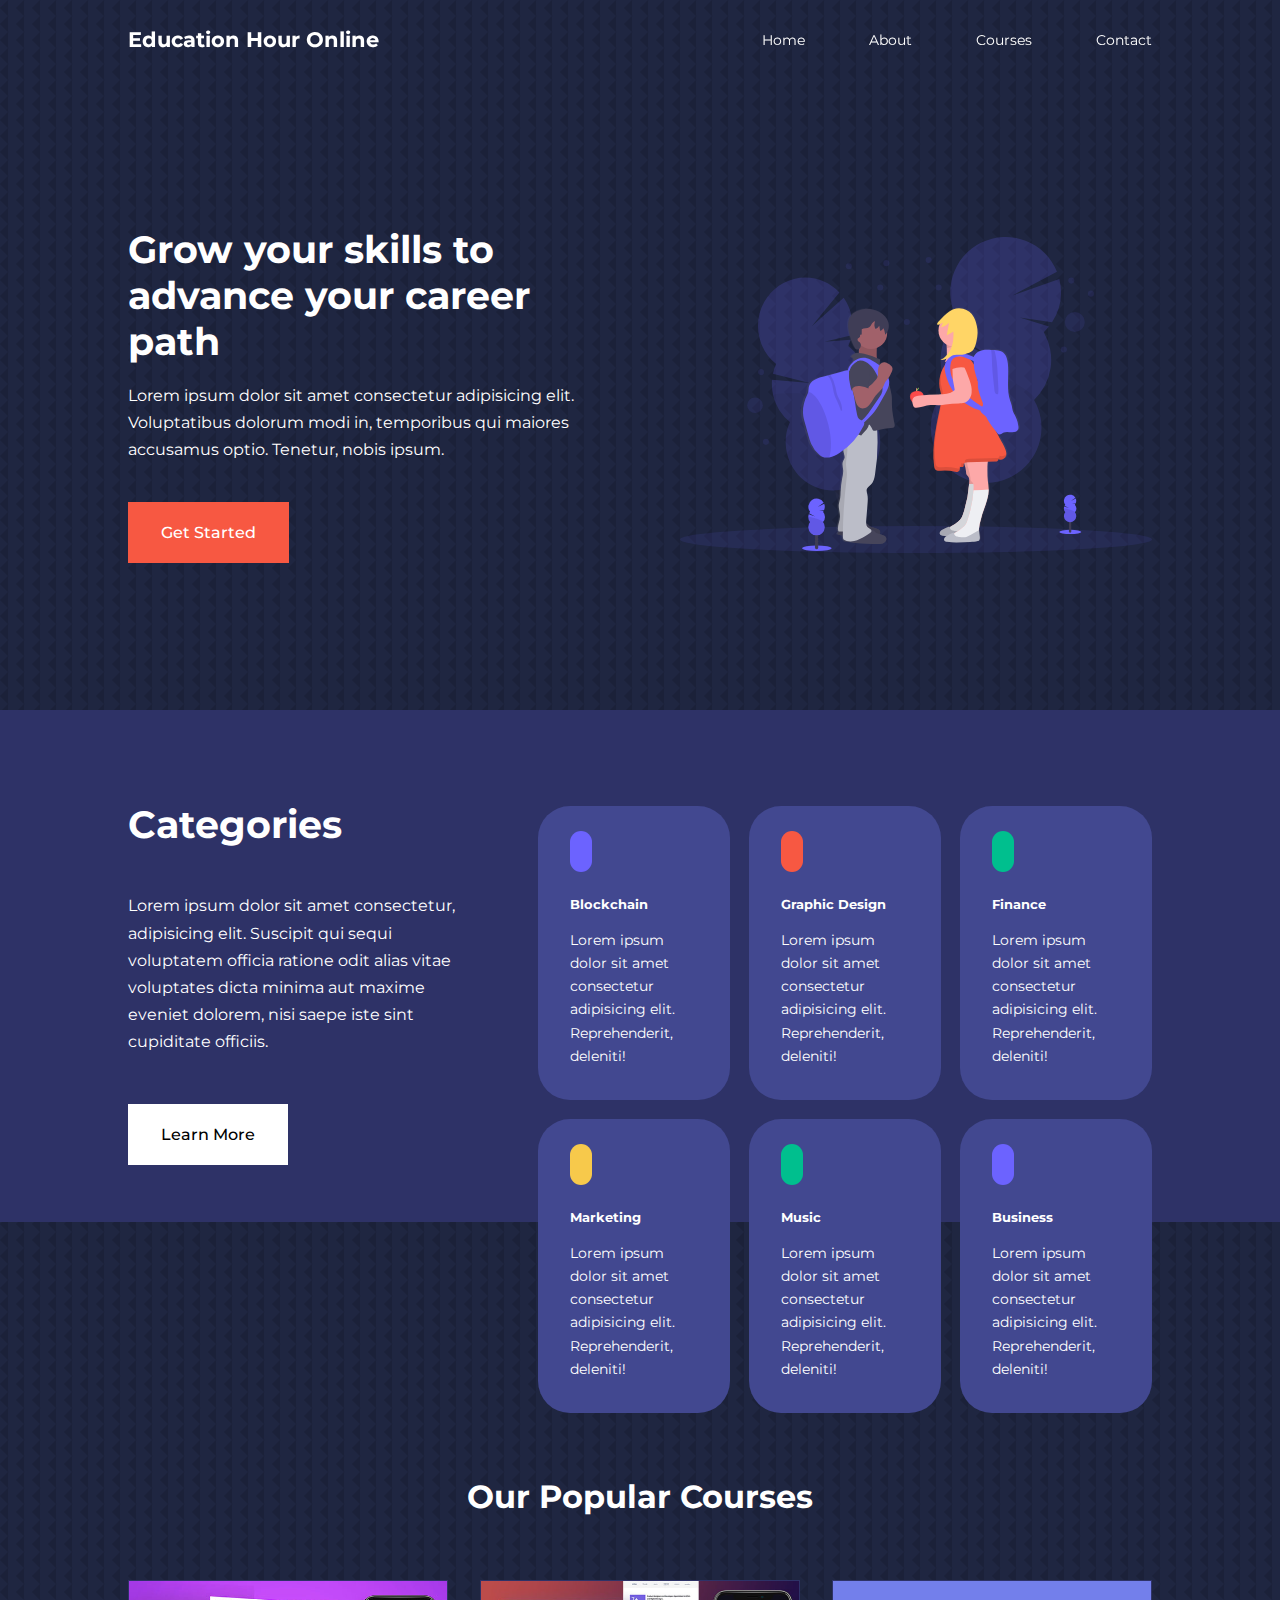
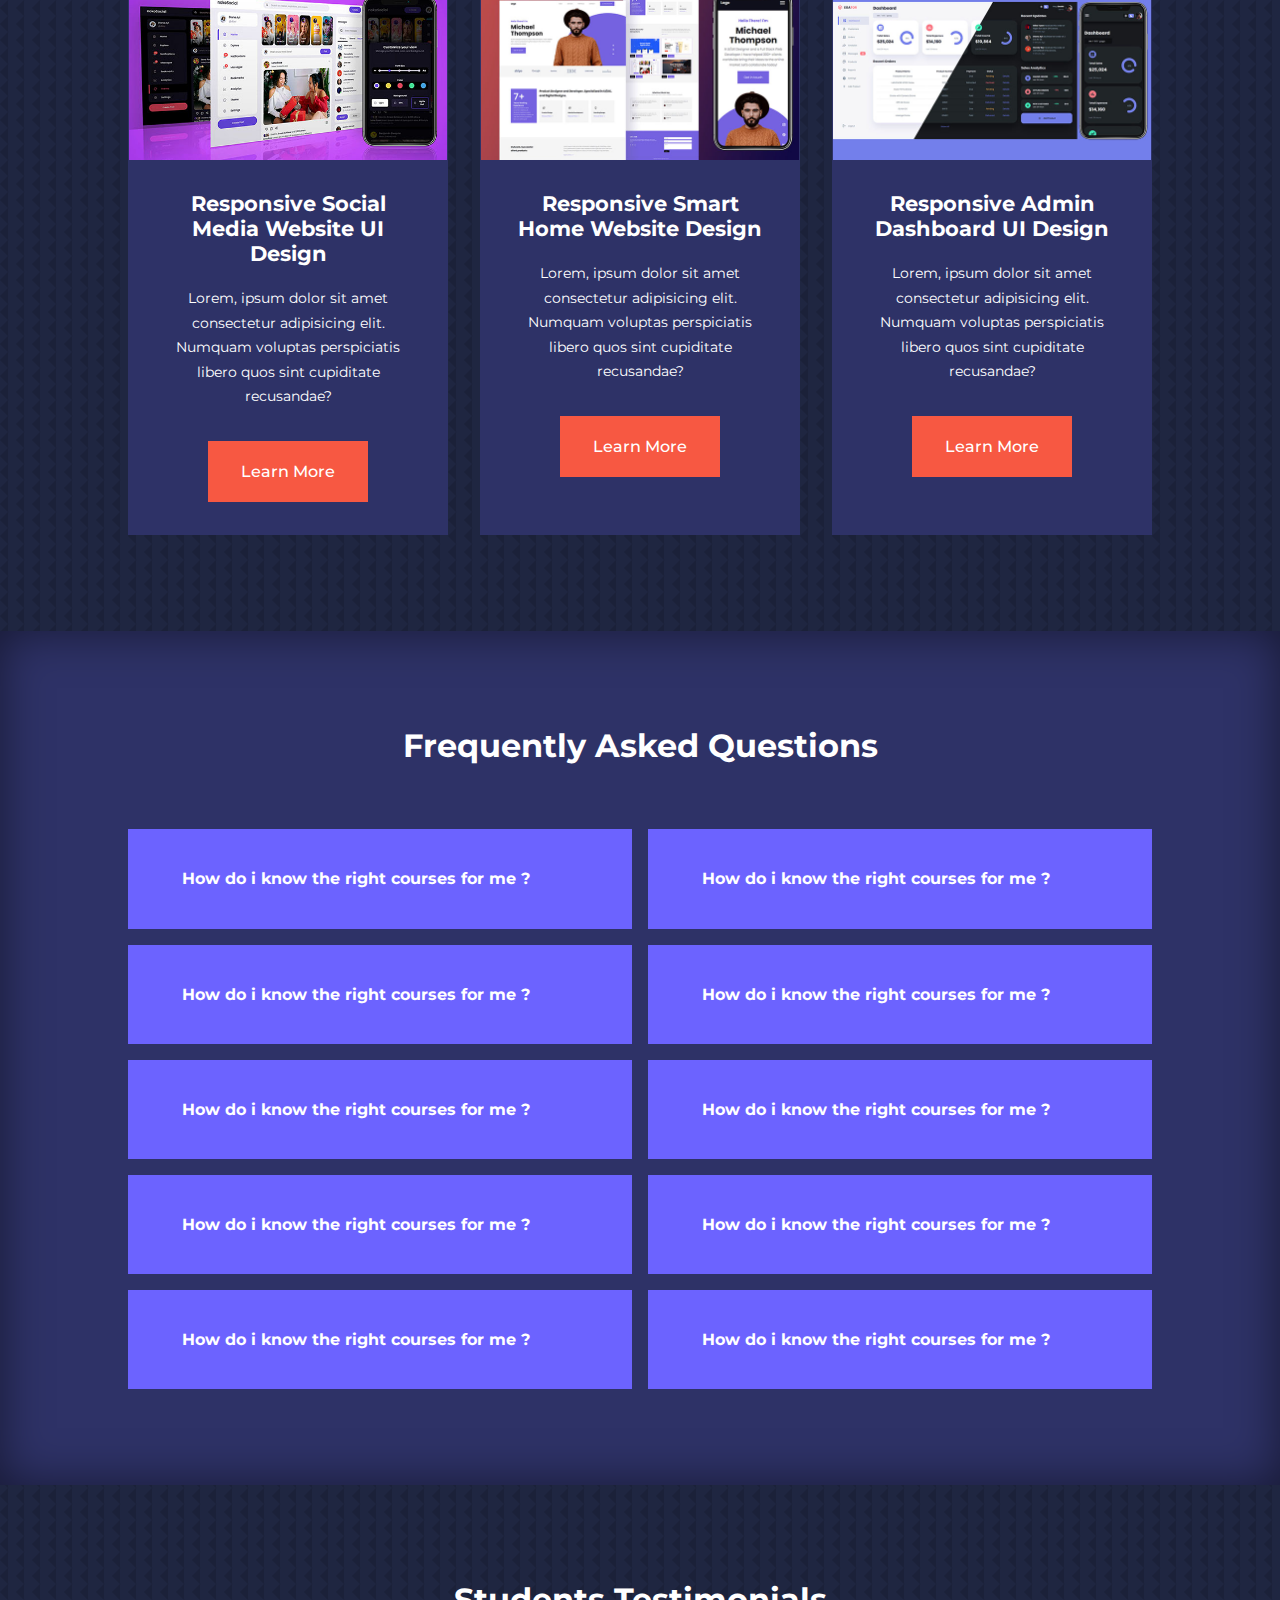
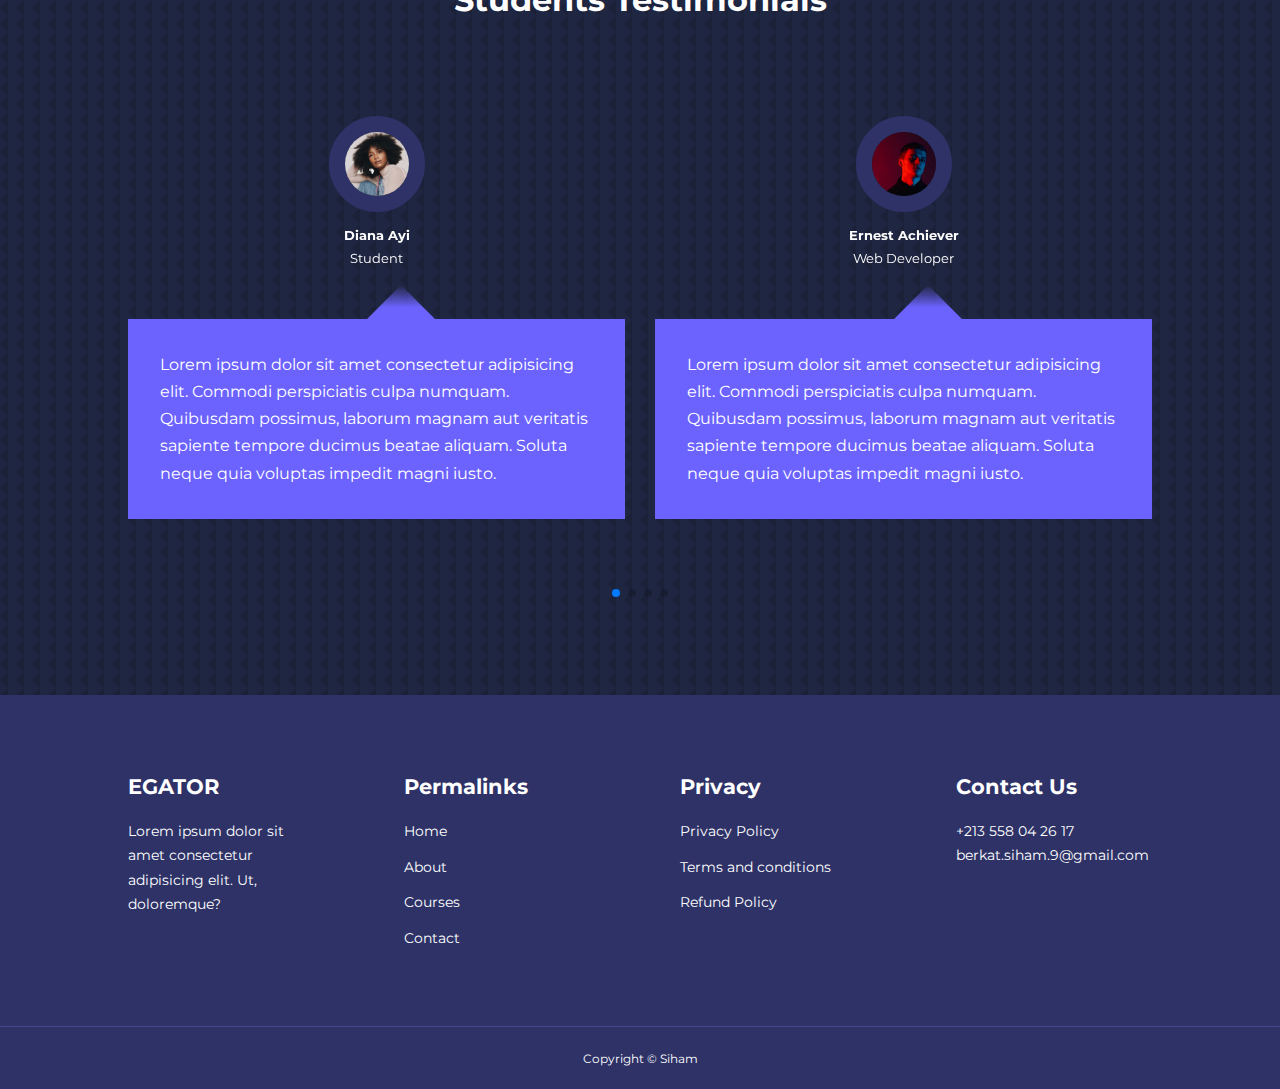
<file: index.html>
<!DOCTYPE html>
<html lang="en">
<head>
    <meta charset="UTF-8">
    <meta http-equiv="X-UA-Compatible" content="IE=edge">
    <meta name="viewport" content="width=device-width, initial-scale=1.0">
    <title>Education Website</title>

    <!--ICONSCOUT CDN-->
    <link rel="stylesheet" href="https://unicons.iconscout.com/release/v4.0.0/css/line.css">
    
    <!--GOOGLE FONTS (MONTSERRAT)-->
    <link rel="preconnect" href="https://fonts.googleapis.com">
    <link rel="preconnect" href="https://fonts.gstatic.com" crossorigin>
    <link href="https://fonts.googleapis.com/css2?family=Montserrat:wght@300;400;500;600;700;800;900&family=Poppins:wght@400;600;800&display=swap" rel="stylesheet">


    <!--SWIPER JS-->
    <link rel="stylesheet" href="https://cdn.jsdelivr.net/npm/swiper@8/swiper-bundle.min.css" />


    <link rel="stylesheet" href="./css/style.css">

    <style>
        body {
            background-image: url(./images/bg-texture.png);
        }
    </style>

</head>
<body>
    <nav>
        <div class="container nav__container">
            <a href="index.html"><h4>Education Hour Online</h4></a>
            <ul class="nav__menu">
                <li><a href="index.html">Home</a></li>
                <li><a href="about.html">About</a></li>
                <li><a href="courses.html">Courses</a></li>
                <li><a href="contact.html">Contact</a></li>
            </ul>
            <button id="open-menu-btn"><i class="uil uil-bars"></i></button>
            <button id="close-menu-btn"><i class="uil uil-multiply"></i></button>
        </div>
    </nav>
    <!--=================END OF NAVBAR==================-->


    

    <header>
        <div class="container header__container">
            <div class="header__left">
                <h1>Grow your skills to advance your career path</h1>
                <p>
                    Lorem ipsum dolor sit amet consectetur adipisicing elit. Voluptatibus dolorum modi in, temporibus qui maiores accusamus optio. Tenetur, nobis ipsum.
                </p>
                <a href="courses.html" class="btn btn-primary">Get Started</a>
            </div>

            <div class="header__right">
                <div class="header__right-image">
                    <img src="./images/header.svg">
                </div>
            </div>
        </div>
    </header>
    <!--==============END OF HEADER===============-->




    <section class="categories">
        <div class="container categories__container">
            <div class="categories__left">
                <h1>Categories</h1>
                <p>
                    Lorem ipsum dolor sit amet consectetur, adipisicing elit. Suscipit qui sequi voluptatem officia ratione odit alias vitae voluptates dicta minima aut maxime eveniet dolorem, nisi saepe iste sint cupiditate officiis.
                </p>
                <a href="#" class="btn">Learn More</a>
            </div>

            <div class="categories__right">
                <article class="category">
                    <span class="category__icon"><i class="uil uil-bitcoin-circle"></i></span>
                    <h5>Blockchain</h5>
                    <p>Lorem ipsum dolor sit amet consectetur adipisicing elit. Reprehenderit, deleniti!</p>
                </article>

                <article class="category">
                    <span class="category__icon"><i class="uil uil-palette"></i></i></span>
                    <h5>Graphic Design</h5>
                    <p>Lorem ipsum dolor sit amet consectetur adipisicing elit. Reprehenderit, deleniti!</p>
                </article>

                <article class="category">
                    <span class="category__icon"><i class="uil uil-usd-circle"></i></i></span>
                    <h5>Finance</h5>
                    <p>Lorem ipsum dolor sit amet consectetur adipisicing elit. Reprehenderit, deleniti!</p>
                </article>

                <article class="category">
                    <span class="category__icon"><i class="uil uil-megaphone"></i></i></span>
                    <h5>Marketing</h5>
                    <p>Lorem ipsum dolor sit amet consectetur adipisicing elit. Reprehenderit, deleniti!</p>
                </article>

                <article class="category">
                    <span class="category__icon"><i class="uil uil-music"></i></i></span>
                    <h5>Music</h5>
                    <p>Lorem ipsum dolor sit amet consectetur adipisicing elit. Reprehenderit, deleniti!</p>
                </article>

                <article class="category">
                    <span class="category__icon"><i class="uil uil-puzzle-piece"></i></i></span>
                    <h5>Business</h5>
                    <p>Lorem ipsum dolor sit amet consectetur adipisicing elit. Reprehenderit, deleniti!</p>
                </article>
            </div>
        </div>
    </section>
    <!--===============END OF CATEGORIES================-->
    




    <section class="courses">
        <h2>Our Popular Courses</h2>
        <div class="container courses__container">
            <article class="course">
                <div class="course__image">
                    <img src="./images/course1.jpg">
                </div>
                <div class="course__info">
                    <h4>Responsive Social Media Website UI Design</h4>
                    <p>
                        Lorem, ipsum dolor sit amet consectetur adipisicing elit. Numquam voluptas 
                        perspiciatis libero quos sint cupiditate recusandae?
                    </p>
                    <a href="courses.html" class="btn btn-primary">Learn More</a>
                </div>
            </article>

            <article class="course">
                <div class="course__image">
                    <img src="./images/course2.jpg">
                </div>
                <div class="course__info">
                    <h4>Responsive Smart Home Website Design</h4>
                    <p>
                        Lorem, ipsum dolor sit amet consectetur adipisicing elit. Numquam voluptas 
                        perspiciatis libero quos sint cupiditate recusandae?
                    </p>
                    <a href="courses.html" class="btn btn-primary">Learn More</a>
                </div>
            </article>

            <article class="course">
                <div class="course__image">
                    <img src="./images/course3.jpg">
                </div>
                <div class="course__info">
                    <h4>Responsive Admin Dashboard UI Design</h4>
                    <p>
                        Lorem, ipsum dolor sit amet consectetur adipisicing elit. Numquam voluptas 
                        perspiciatis libero quos sint cupiditate recusandae?
                    </p>
                    <a href="courses.html" class="btn btn-primary">Learn More</a>
                </div>
            </article>
        </div>
    </section>
    <!--===============END OF COURSES================-->





    <section class="faqs">
        <h2>Frequently Asked Questions</h2>
        <div class="container faqs__container">
            <article class="faq">
                <div class="faq__icon"><i class="uil uil-plus"></i></div>
                <div class="question__answer">
                    <h4>How do i know the right courses for me ?</h4>
                    <p>
                        Lorem ipsum dolor sit amet consectetur adipisicing elit. Aperiam odit voluptatibus eveniet ipsa voluptatum 
                        aliquid eaque omnis, nihil dicta, quos aspernatur. Corporis mollitia nulla sint accusantium tempore quae, 
                        officia ea?
                    </p>
                </div>
            </article>

            <article class="faq">
                <div class="faq__icon"><i class="uil uil-plus"></i></div>
                <div class="question__answer">
                    <h4>How do i know the right courses for me ?</h4>
                    <p>
                        Lorem ipsum dolor sit amet consectetur adipisicing elit. Aperiam odit voluptatibus eveniet ipsa voluptatum 
                        aliquid eaque omnis, nihil dicta, quos aspernatur. Corporis mollitia nulla sint accusantium tempore quae, 
                        officia ea?
                    </p>
                </div>
            </article>

            <article class="faq">
                <div class="faq__icon"><i class="uil uil-plus"></i></div>
                <div class="question__answer">
                    <h4>How do i know the right courses for me ?</h4>
                    <p>
                        Lorem ipsum dolor sit amet consectetur adipisicing elit. Aperiam odit voluptatibus eveniet ipsa voluptatum 
                        aliquid eaque omnis, nihil dicta, quos aspernatur. Corporis mollitia nulla sint accusantium tempore quae, 
                        officia ea?
                    </p>
                </div>
            </article>

            <article class="faq">
                <div class="faq__icon"><i class="uil uil-plus"></i></div>
                <div class="question__answer">
                    <h4>How do i know the right courses for me ?</h4>
                    <p>
                        Lorem ipsum dolor sit amet consectetur adipisicing elit. Aperiam odit voluptatibus eveniet ipsa voluptatum 
                        aliquid eaque omnis, nihil dicta, quos aspernatur. Corporis mollitia nulla sint accusantium tempore quae, 
                        officia ea?
                    </p>
                </div>
            </article>

            <article class="faq">
                <div class="faq__icon"><i class="uil uil-plus"></i></div>
                <div class="question__answer">
                    <h4>How do i know the right courses for me ?</h4>
                    <p>
                        Lorem ipsum dolor sit amet consectetur adipisicing elit. Aperiam odit voluptatibus eveniet ipsa voluptatum 
                        aliquid eaque omnis, nihil dicta, quos aspernatur. Corporis mollitia nulla sint accusantium tempore quae, 
                        officia ea?
                    </p>
                </div>
            </article>

            <article class="faq">
                <div class="faq__icon"><i class="uil uil-plus"></i></div>
                <div class="question__answer">
                    <h4>How do i know the right courses for me ?</h4>
                    <p>
                        Lorem ipsum dolor sit amet consectetur adipisicing elit. Aperiam odit voluptatibus eveniet ipsa voluptatum 
                        aliquid eaque omnis, nihil dicta, quos aspernatur. Corporis mollitia nulla sint accusantium tempore quae, 
                        officia ea?
                    </p>
                </div>
            </article>

            <article class="faq">
                <div class="faq__icon"><i class="uil uil-plus"></i></div>
                <div class="question__answer">
                    <h4>How do i know the right courses for me ?</h4>
                    <p>
                        Lorem ipsum dolor sit amet consectetur adipisicing elit. Aperiam odit voluptatibus eveniet ipsa voluptatum 
                        aliquid eaque omnis, nihil dicta, quos aspernatur. Corporis mollitia nulla sint accusantium tempore quae, 
                        officia ea?
                    </p>
                </div>
            </article>

            <article class="faq">
                <div class="faq__icon"><i class="uil uil-plus"></i></div>
                <div class="question__answer">
                    <h4>How do i know the right courses for me ?</h4>
                    <p>
                        Lorem ipsum dolor sit amet consectetur adipisicing elit. Aperiam odit voluptatibus eveniet ipsa voluptatum 
                        aliquid eaque omnis, nihil dicta, quos aspernatur. Corporis mollitia nulla sint accusantium tempore quae, 
                        officia ea?
                    </p>
                </div>
            </article>

            <article class="faq">
                <div class="faq__icon"><i class="uil uil-plus"></i></div>
                <div class="question__answer">
                    <h4>How do i know the right courses for me ?</h4>
                    <p>
                        Lorem ipsum dolor sit amet consectetur adipisicing elit. Aperiam odit voluptatibus eveniet ipsa voluptatum 
                        aliquid eaque omnis, nihil dicta, quos aspernatur. Corporis mollitia nulla sint accusantium tempore quae, 
                        officia ea?
                    </p>
                </div>
            </article>

            <article class="faq">
                <div class="faq__icon"><i class="uil uil-plus"></i></div>
                <div class="question__answer">
                    <h4>How do i know the right courses for me ?</h4>
                    <p>
                        Lorem ipsum dolor sit amet consectetur adipisicing elit. Aperiam odit voluptatibus eveniet ipsa voluptatum 
                        aliquid eaque omnis, nihil dicta, quos aspernatur. Corporis mollitia nulla sint accusantium tempore quae, 
                        officia ea?
                    </p>
                </div>
            </article>
        </div>
    </section>
    <!--=============== END OF FAQs ================-->




    <section class="container testimonials__container mySwiper">
        <h2>Students Testimonials</h2>
        <div class="swiper-wrapper">
            <article class="testimonial swiper-slide">
                <div class="avatar">
                    <img src="./images/avatar1.jpg">
                </div>
                <div class="testimonial__info">
                    <h5>Diana Ayi</h5>
                    <small>Student</small>
                </div>
                <div class="testimonial__body">
                    <p>
                        Lorem ipsum dolor sit amet consectetur adipisicing elit. Commodi perspiciatis culpa numquam. Quibusdam possimus, laborum magnam aut veritatis 
                        sapiente tempore ducimus beatae aliquam. Soluta neque quia voluptas impedit magni iusto.
                    </p>
                </div>
            </article>

            <article class="testimonial swiper-slide">
                <div class="avatar">
                    <img src="./images/avatar2.jpg">
                </div>
                <div class="testimonial__info">
                    <h5>Ernest Achiever</h5>
                    <small>Web Developer</small>
                </div>
                <div class="testimonial__body">
                    <p>
                        Lorem ipsum dolor sit amet consectetur adipisicing elit. Commodi perspiciatis culpa numquam. Quibusdam possimus, laborum magnam aut veritatis 
                        sapiente tempore ducimus beatae aliquam. Soluta neque quia voluptas impedit magni iusto.
                    </p>
                </div>
            </article> 

            <article class="testimonial swiper-slide">
                <div class="avatar">
                    <img src="./images/avatar3.jpg">
                </div>
                <div class="testimonial__info">
                    <h5>Edem Quist</h5>
                    <small>Student</small>
                </div>
                <div class="testimonial__body">
                    <p>
                        Lorem ipsum dolor sit amet consectetur adipisicing elit. Commodi perspiciatis culpa numquam. Quibusdam possimus, laborum magnam aut veritatis 
                        sapiente tempore ducimus beatae aliquam. Soluta neque quia voluptas impedit magni iusto.
                    </p>
                </div>
            </article> 

            <article class="testimonial swiper-slide">
                <div class="avatar">
                    <img src="./images/avatar4.jpg">
                </div>
                <div class="testimonial__info">
                    <h5>Hajia Bintu</h5>
                    <small>Student</small>
                </div>
                <div class="testimonial__body">
                    <p>
                        Lorem ipsum dolor sit amet consectetur adipisicing elit. Commodi perspiciatis culpa numquam. Quibusdam possimus, laborum magnam aut veritatis 
                        sapiente tempore ducimus beatae aliquam. Soluta neque quia voluptas impedit magni iusto.
                    </p>
                </div>
            </article>

            <article class="testimonial swiper-slide">
                <div class="avatar">
                    <img src="./images/avatar5.jpg">
                </div>
                <div class="testimonial__info">
                    <h5>Jane Doe</h5>
                    <small>Student</small>
                </div>
                <div class="testimonial__body">
                    <p>
                        Lorem ipsum dolor sit amet consectetur adipisicing elit. Commodi perspiciatis culpa numquam. Quibusdam possimus, laborum magnam aut veritatis 
                        sapiente tempore ducimus beatae aliquam. Soluta neque quia voluptas impedit magni iusto.
                    </p>
                </div>
            </article>
        </div>
        <div class="swiper-pagination"></div>
    </section>
    <!--=============== END OF TESTMONIALS ================-->






    <footer class="footer">
        <div class="container footer__container">
            <div class="footer__1">
                <a href="index.html" class="footer__logo"><h4>EGATOR</h4></a>
                <p>
                    Lorem ipsum dolor sit amet consectetur adipisicing elit. Ut, doloremque?
                </p>
            </div>

            <div class="footer__2">
                <h4>Permalinks</h4>
                <ul class="permalinks">
                    <li><a href="index.html">Home</a></li>
                    <li><a href="about.html">About</a></li>
                    <li><a href="courses.html">Courses</a></li>
                    <li><a href="contact.html">Contact</a></li>
                </ul>
            </div>

            <div class="footer__3">
                <h4>Privacy</h4>
                <ul class="Privacy">
                    <li><a href="#">Privacy Policy</a></li>
                    <li><a href="#">Terms and conditions</a></li>
                    <li><a href="#">Refund Policy</a></li>
                </ul>
            </div>

            <div class="footer__4">
                <h4>Contact Us</h4>
                <div>
                    <p>+213 558 04 26 17</p>
                    <p>berkat.siham.9@gmail.com</p>
                </div>

                <ul class="footer__socials">
                    <li>
                        <a href="#"><i class="uil uil-facebook-f"></i></a>
                    </li>
                    <li>
                        <a href="#"><i class="uil uil-instagram-alt"></i></a>
                    </li>
                    <li>
                        <a href="#"><i class="uil uil-twitter"></i></a>
                    </li>
                    <li>
                        <a href="#"><i class="uil uil-linkedin-alt"></i></a>
                    </li>
                </ul>
            </div>  
        </div>
        <div class="footer__copyright">
            <small>Copyright &copy; Siham</small>
        </div>
    </footer>







    <script src="https://cdn.jsdelivr.net/npm/swiper@8/swiper-bundle.min.js"></script>
    <script src="./main.js"></script>


    <script>
        var swiper = new Swiper(".mySwiper", {
          slidesPerView: 1,
          spaceBetween: 30,
          pagination: {
            el: ".swiper-pagination",
            clickable: true,
          },
          // when window width is >= 600px
          breakpoints: {
            600: {
                slidesPerView: 2
            }
          }
        });
      </script>

</body>
</html>
</file>
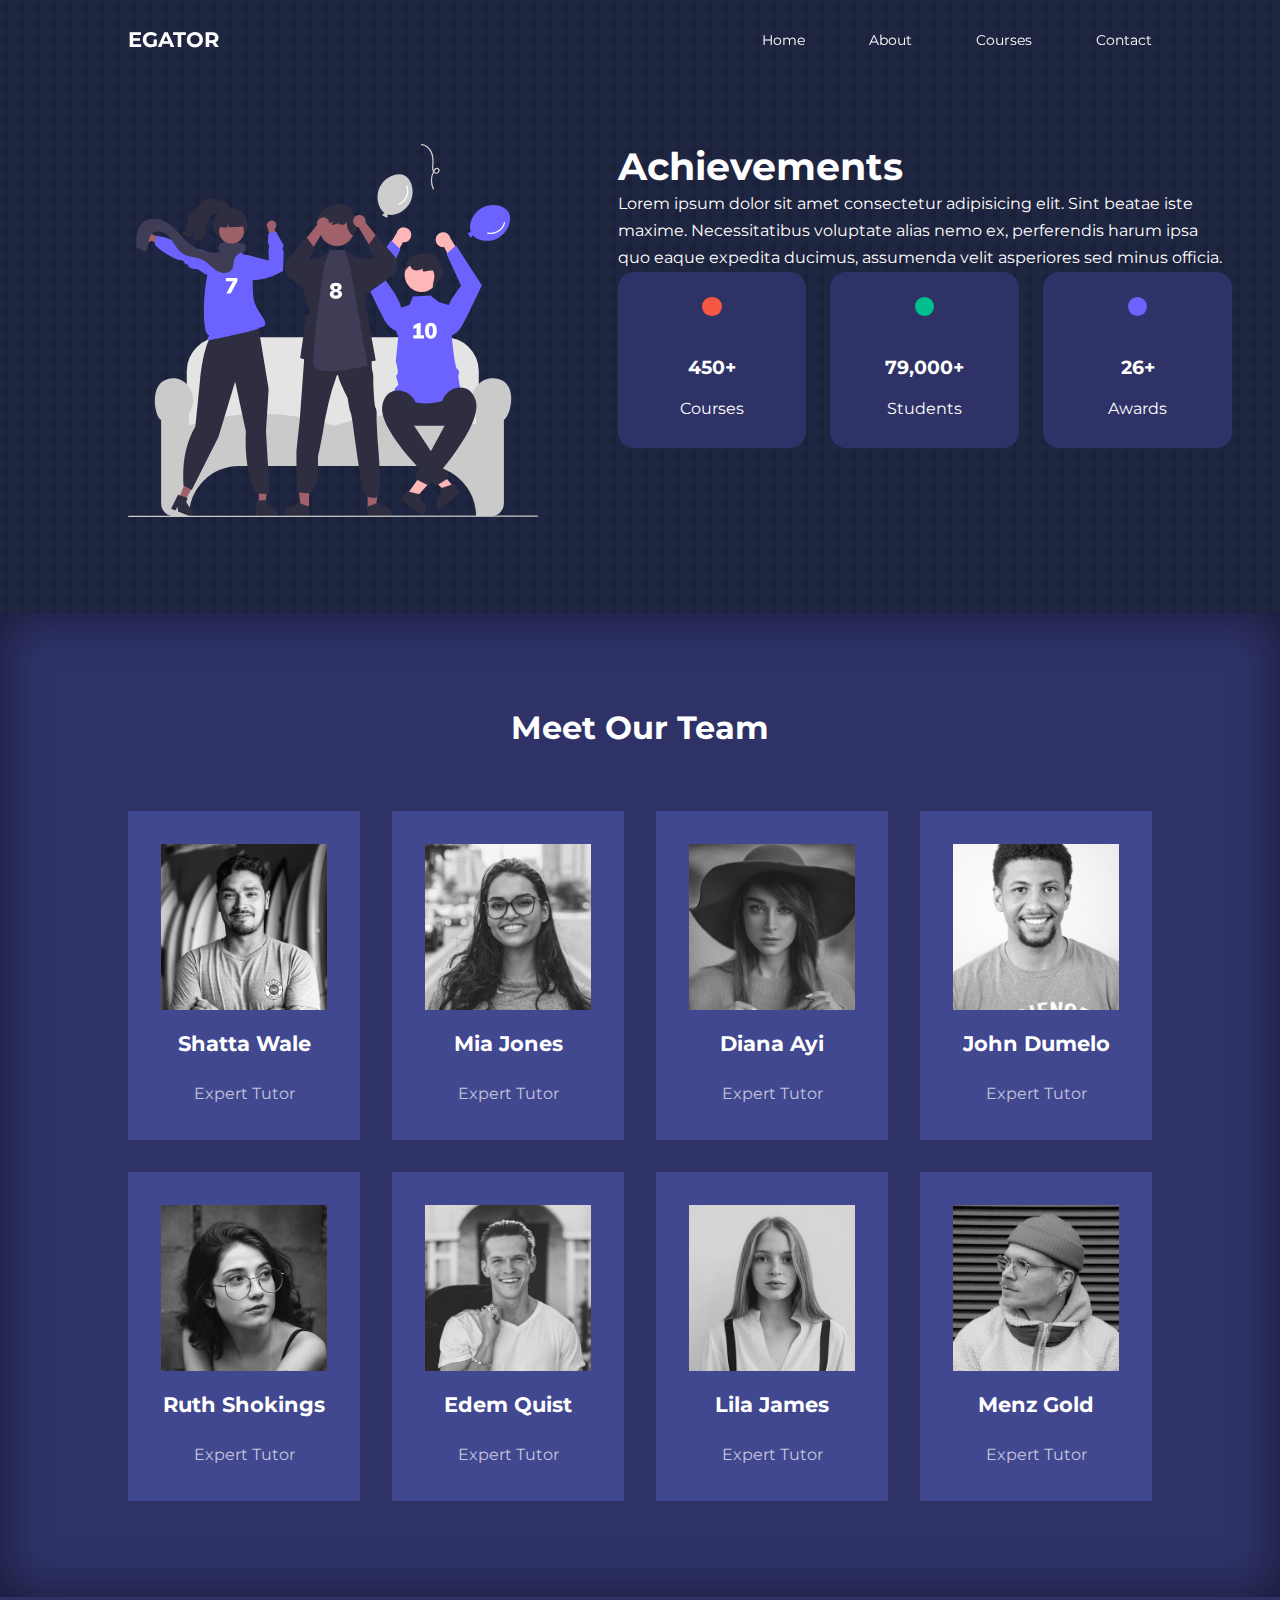
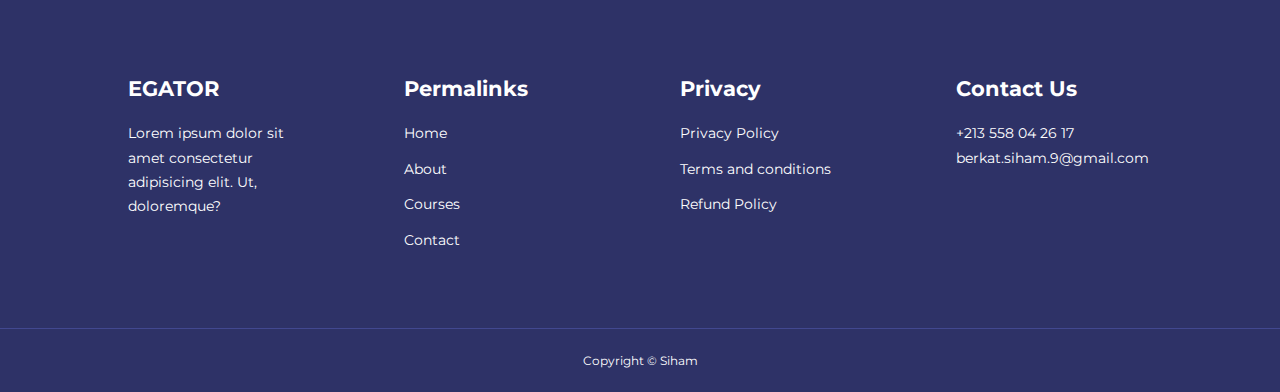
<file: about.html>
<!DOCTYPE html>
<html lang="en">
<head>
    <meta charset="UTF-8">
    <meta http-equiv="X-UA-Compatible" content="IE=edge">
    <meta name="viewport" content="width=device-width, initial-scale=1.0">
    <title>Education Website</title>

    <!--ICONSCOUT CDN-->
    <link rel="stylesheet" href="https://unicons.iconscout.com/release/v4.0.0/css/line.css">
    
    <!--GOOGLE FONTS (MONTSERRAT)-->
    <link rel="preconnect" href="https://fonts.googleapis.com">
    <link rel="preconnect" href="https://fonts.gstatic.com" crossorigin>
    <link href="https://fonts.googleapis.com/css2?family=Montserrat:wght@300;400;500;600;700;800;900&family=Poppins:wght@400;600;800&display=swap" rel="stylesheet">

    <link rel="stylesheet" href="./css/style.css">
    <link rel="stylesheet" href="./css/about.css">
 
    <style>
        body {
            background-image: url(./images/bg-texture.png);
        }
    </style>

</head>
<body>
    <nav>
        <div class="container nav__container">
            <a href="index.html"><h4>EGATOR</h4></a>
            <ul class="nav__menu">
                <li><a href="index.html">Home</a></li>
                <li><a href="about.html">About</a></li>
                <li><a href="courses.html">Courses</a></li>
                <li><a href="contact.html">Contact</a></li>
            </ul>
            <button id="open-menu-btn"><i class="uil uil-bars"></i></button>
            <button id="close-menu-btn"><i class="uil uil-multiply"></i></button>
        </div>
    </nav>
    <!--=================END OF NAVBAR==================-->



    
    <section class="about__achievements">
        <div class="container about__achievements-container">
            <div class="about__achievements-left">
                <img src="./images/about achievements.svg">
            </div>

            <div class="about achievements-right">
                <h1>Achievements</h1>
                <p>
                    Lorem ipsum dolor sit amet consectetur adipisicing elit. 
                    Sint beatae iste maxime. Necessitatibus voluptate alias nemo ex, 
                    perferendis harum ipsa quo eaque expedita ducimus, assumenda 
                    velit asperiores sed minus officia.
                </p>

                <div class="achievements__cards">
                    <article class="achievement__card">
                        <span class="achievement__icon">
                            <i class="uil uil-video"></i>
                        </span>
                        <h3>450+</h3>
                        <p>Courses</p>
                    </article>

                    <article class="achievement__card">
                        <span class="achievement__icon">
                            <i class="uil uil-users-alt"></i>
                        </span>
                        <h3>79,000+</h3>
                        <p>Students</p>
                    </article>

                    <article class="achievement__card">
                        <span class="achievement__icon">
                            <i class="uil uil-trophy"></i>
                        </span>
                        <h3>26+</h3>
                        <p>Awards</p>
                    </article>
                </div>
            </div>
        </div>
    </section>
    <!--=================END OF ACHIEVEMENTS==================-->


    


    <section class="team">
        <h2>Meet Our Team</h2>
        <div class="container team__container">
            <article class="team__member">
                <div class="team__member-image">
                    <img src="./images/tm1.jpg">
                </div>
                <div class="team__member-info">
                    <h4>Shatta Wale</h4>
                    <p>Expert Tutor</p>
                </div>
                <div class="team__member-socials">
                    <a href="https://instagram.com" target="_blank"><i class="uil uil-instagram"></i></a>
                    <a href="https://twitter.com" target="_blank"><i class="uil uil-twitter-alt"></i></a>
                    <a href="https://linkedin.com" target="_blank"><i class="uil uil-linkedin-alt"></i></a>
                </div>
            </article>

            <article class="team__member">
                <div class="team__member-image">
                    <img src="./images/tm2.jpg">
                </div>
                <div class="team__member-info">
                    <h4>Mia Jones</h4>
                    <p>Expert Tutor</p>
                </div>
                <div class="team__member-socials">
                    <a href="https://instagram.com" target="_blank"><i class="uil uil-instagram"></i></a>
                    <a href="https://twitter.com" target="_blank"><i class="uil uil-twitter-alt"></i></a>
                    <a href="https://linkedin.com" target="_blank"><i class="uil uil-linkedin-alt"></i></a>
                </div>
            </article>

            <article class="team__member">
                <div class="team__member-image">
                    <img src="./images/tm3.jpg">
                </div>
                <div class="team__member-info">
                    <h4>Diana Ayi</h4>
                    <p>Expert Tutor</p>
                </div>
                <div class="team__member-socials">
                    <a href="https://instagram.com" target="_blank"><i class="uil uil-instagram"></i></a>
                    <a href="https://twitter.com" target="_blank"><i class="uil uil-twitter-alt"></i></a>
                    <a href="https://linkedin.com" target="_blank"><i class="uil uil-linkedin-alt"></i></a>
                </div>
            </article>

            <article class="team__member">
                <div class="team__member-image">
                    <img src="./images/tm4.jpg">
                </div>
                <div class="team__member-info">
                    <h4>John Dumelo</h4>
                    <p>Expert Tutor</p>
                </div>
                <div class="team__member-socials">
                    <a href="https://instagram.com" target="_blank"><i class="uil uil-instagram"></i></a>
                    <a href="https://twitter.com" target="_blank"><i class="uil uil-twitter-alt"></i></a>
                    <a href="https://linkedin.com" target="_blank"><i class="uil uil-linkedin-alt"></i></a>
                </div>
            </article>

            <article class="team__member">
                <div class="team__member-image">
                    <img src="./images/tm5.jpg">
                </div>
                <div class="team__member-info">
                    <h4>Ruth Shokings</h4>
                    <p>Expert Tutor</p>
                </div>
                <div class="team__member-socials">
                    <a href="https://instagram.com" target="_blank"><i class="uil uil-instagram"></i></a>
                    <a href="https://twitter.com" target="_blank"><i class="uil uil-twitter-alt"></i></a>
                    <a href="https://linkedin.com" target="_blank"><i class="uil uil-linkedin-alt"></i></a>
                </div>
            </article>

            <article class="team__member">
                <div class="team__member-image">
                    <img src="./images/tm6.jpg">
                </div>
                <div class="team__member-info">
                    <h4>Edem Quist</h4>
                    <p>Expert Tutor</p>
                </div>
                <div class="team__member-socials">
                    <a href="https://instagram.com" target="_blank"><i class="uil uil-instagram"></i></a>
                    <a href="https://twitter.com" target="_blank"><i class="uil uil-twitter-alt"></i></a>
                    <a href="https://linkedin.com" target="_blank"><i class="uil uil-linkedin-alt"></i></a>
                </div>
            </article>

            <article class="team__member">
                <div class="team__member-image">
                    <img src="./images/tm7.jpg">
                </div>
                <div class="team__member-info">
                    <h4>Lila James</h4>
                    <p>Expert Tutor</p>
                </div>
                <div class="team__member-socials">
                    <a href="https://instagram.com" target="_blank"><i class="uil uil-instagram"></i></a>
                    <a href="https://twitter.com" target="_blank"><i class="uil uil-twitter-alt"></i></a>
                    <a href="https://linkedin.com" target="_blank"><i class="uil uil-linkedin-alt"></i></a>
                </div>
            </article>

            <article class="team__member">
                <div class="team__member-image">
                    <img src="./images/tm8.jpg">
                </div>
                <div class="team__member-info">
                    <h4>Menz Gold</h4>
                    <p>Expert Tutor</p>
                </div>
                <div class="team__member-socials">
                    <a href="https://instagram.com" target="_blank"><i class="uil uil-instagram"></i></a>
                    <a href="https://twitter.com" target="_blank"><i class="uil uil-twitter-alt"></i></a>
                    <a href="https://linkedin.com" target="_blank"><i class="uil uil-linkedin-alt"></i></a>
                </div>
            </article>
        </div>
    </section>
    <!--=================END OF ACHIEVEMENTS==================-->






    

    <footer class="footer">
        <div class="container footer__container">
            <div class="footer__1">
                <a href="index.html" class="footer__logo"><h4>EGATOR</h4></a>
                <p>
                    Lorem ipsum dolor sit amet consectetur adipisicing elit. Ut, doloremque?
                </p>
            </div>

            <div class="footer__2">
                <h4>Permalinks</h4>
                <ul class="permalinks">
                    <li><a href="index.html">Home</a></li>
                    <li><a href="about.html">About</a></li>
                    <li><a href="courses.html">Courses</a></li>
                    <li><a href="contact.html">Contact</a></li>
                </ul>
            </div>

            <div class="footer__3">
                <h4>Privacy</h4>
                <ul class="Privacy">
                    <li><a href="#">Privacy Policy</a></li>
                    <li><a href="#">Terms and conditions</a></li>
                    <li><a href="#">Refund Policy</a></li>
                </ul>
            </div>

            <div class="footer__4">
                <h4>Contact Us</h4>
                <div>
                    <p>+213 558 04 26 17</p>
                    <p>berkat.siham.9@gmail.com</p>
                </div>

                <ul class="footer__socials">
                    <li>
                        <a href="#"><i class="uil uil-facebook-f"></i></a>
                    </li>
                    <li>
                        <a href="#"><i class="uil uil-instagram-alt"></i></a>
                    </li>
                    <li>
                        <a href="#"><i class="uil uil-twitter"></i></a>
                    </li>
                    <li>
                        <a href="#"><i class="uil uil-linkedin-alt"></i></a>
                    </li>
                </ul>
            </div>  
        </div>
        <div class="footer__copyright">
            <small>Copyright &copy; Siham</small>
        </div>
    </footer>






    <script src="./main.js"></script>


</body>
</html>
</file>
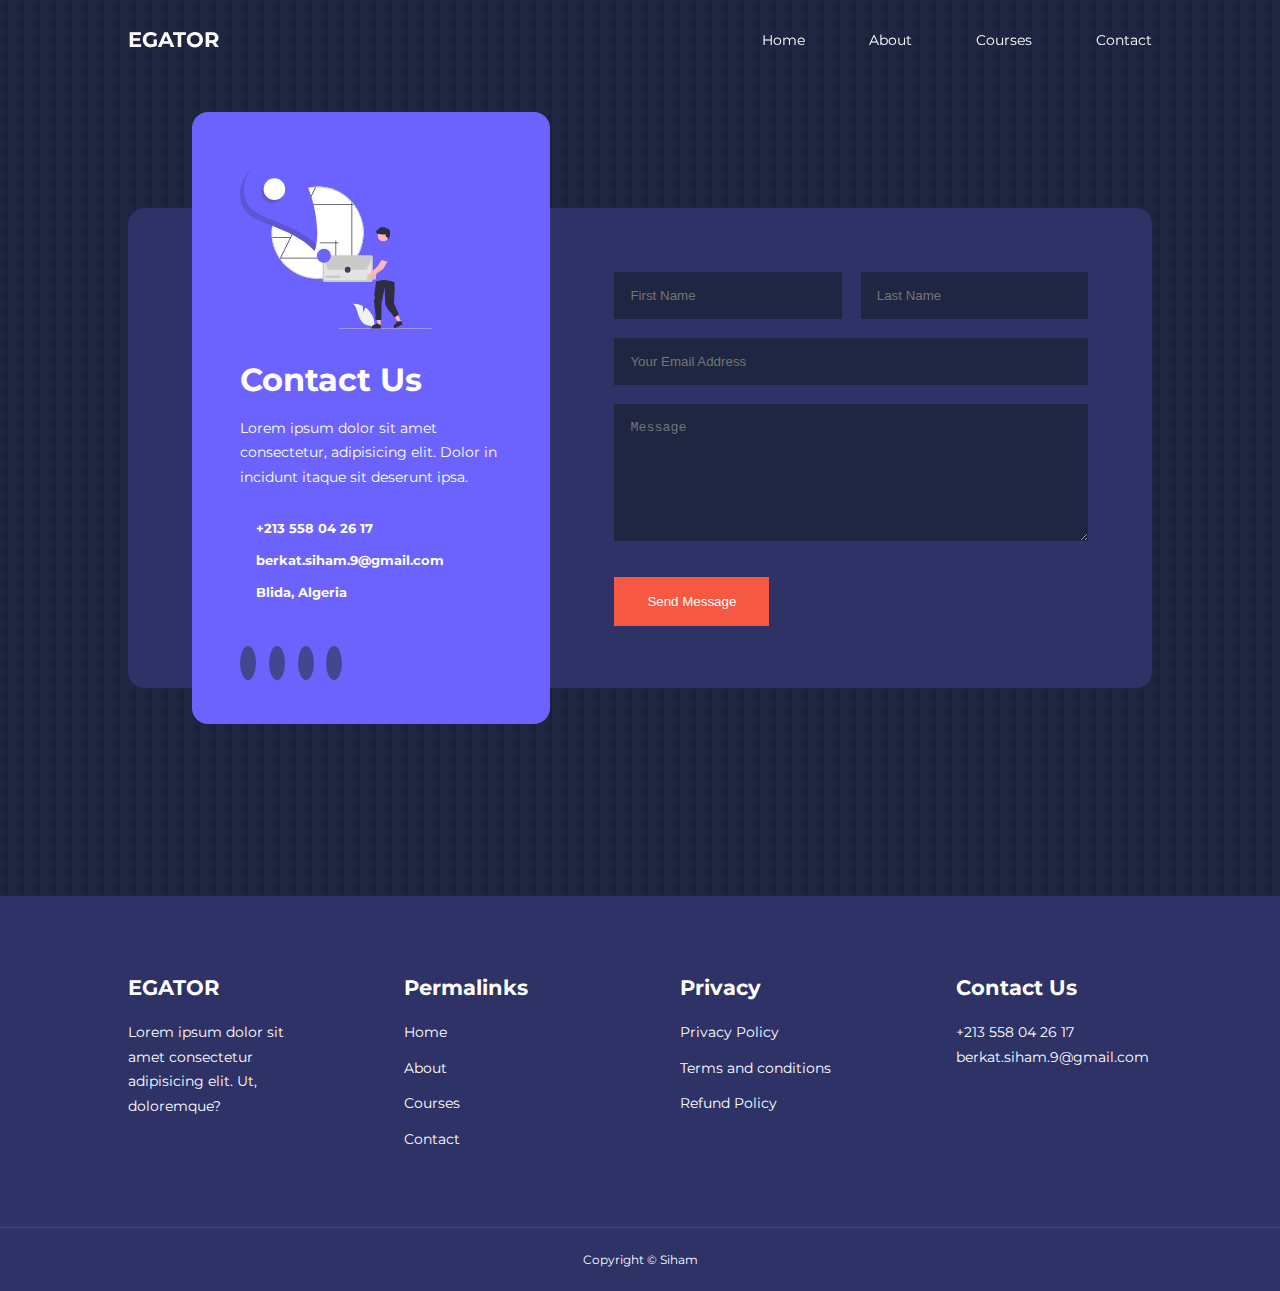
<file: contact.html>
<!DOCTYPE html>
<html lang="en">
<head>
    <meta charset="UTF-8">
    <meta http-equiv="X-UA-Compatible" content="IE=edge">
    <meta name="viewport" content="width=device-width, initial-scale=1.0">
    <title>Education Website</title>

    <!--ICONSCOUT CDN-->
    <link rel="stylesheet" href="https://unicons.iconscout.com/release/v4.0.0/css/line.css">
    
    <!--GOOGLE FONTS (MONTSERRAT)-->
    <link rel="preconnect" href="https://fonts.googleapis.com">
    <link rel="preconnect" href="https://fonts.gstatic.com" crossorigin>
    <link href="https://fonts.googleapis.com/css2?family=Montserrat:wght@300;400;500;600;700;800;900&family=Poppins:wght@400;600;800&display=swap" rel="stylesheet">

    <link rel="stylesheet" href="./css/style.css">
    <link rel="stylesheet" href="./css/contact.css">

    <style>
        body {
            background-image: url(./images/bg-texture.png);
        }
    </style>

</head>
<body>
    <nav>
        <div class="container nav__container">
            <a href="index.html"><h4>EGATOR</h4></a>
            <ul class="nav__menu">
                <li><a href="index.html">Home</a></li>
                <li><a href="about.html">About</a></li>
                <li><a href="courses.html">Courses</a></li>
                <li><a href="contact.html">Contact</a></li>
            </ul>
            <button id="open-menu-btn"><i class="uil uil-bars"></i></button>
            <button id="close-menu-btn"><i class="uil uil-multiply"></i></button>
        </div>
    </nav>
    <!--=================END OF NAVBAR==================-->









    <section class="contact">
        <div class="container contact__container">
            <aside class="contact__aside">
                <div class="aside__image">
                    <img src="./images/contact.svg">
                </div>
                <h2>Contact Us</h2>
                <p>
                    Lorem ipsum dolor sit amet consectetur, adipisicing elit. 
                    Dolor in incidunt itaque sit deserunt ipsa.
                </p>
                <ul class="contact__details">
                    <li>
                        <i class="uil uil-phone-times"></i>
                        <h5>+213 558 04 26 17</h5>
                    </li>
                    <li>
                        <i class="uil uil-envelope"></i>
                        <h5>berkat.siham.9@gmail.com</h5>
                    </li>
                    <li>
                        <i class="uil uil-location-point"></i>
                        <h5>Blida, Algeria</h5>
                    </li>
                </ul>
                <ul class="contact__socials">
                    <li>
                        <a href="https://facebook.com"><i class="uil uil-facebook-f"></i></a>
                    </li>
                    <li>
                        <a href="https://instagram.com"><i class="uil uil-instagram-alt"></i></a>
                    </li>
                    <li>
                        <a href="https://twitter.com"><i class="uil uil-twitter"></i></a>
                    </li>
                    <li>
                        <a href="https://linkedin.com"><i class="uil uil-linkedin-alt"></i></a>
                    </li>
                </ul>
            </aside>




            <form action="https://formspree.io/f/xqkoqwaj" method="POST" class="contact__form">
                <div class="form__name">
                    <input type="text" name="First Name" placeholder="First Name" required>
                    <input type="text" name="Last Name" placeholder="Last Name" required>
                </div>
                <input type="email" name="Email Address" placeholder="Your Email Address" required>
                <textarea name="Message" rows="7" placeholder="Message" required></textarea>
                <button type="submit" class="btn btn-primary">Send Message</button>
            </form>
        </div>
    </section>








        

    <footer class="footer">
        <div class="container footer__container">
            <div class="footer__1">
                <a href="index.html" class="footer__logo"><h4>EGATOR</h4></a>
                <p>
                    Lorem ipsum dolor sit amet consectetur adipisicing elit. Ut, doloremque?
                </p>
            </div>

            <div class="footer__2">
                <h4>Permalinks</h4>
                <ul class="permalinks">
                    <li><a href="index.html">Home</a></li>
                    <li><a href="about.html">About</a></li>
                    <li><a href="courses.html">Courses</a></li>
                    <li><a href="contact.html">Contact</a></li>
                </ul>
            </div>

            <div class="footer__3">
                <h4>Privacy</h4>
                <ul class="Privacy">
                    <li><a href="#">Privacy Policy</a></li>
                    <li><a href="#">Terms and conditions</a></li>
                    <li><a href="#">Refund Policy</a></li>
                </ul>
            </div>

            <div class="footer__4">
                <h4>Contact Us</h4>
                <div>
                    <p>+213 558 04 26 17</p>
                    <p>berkat.siham.9@gmail.com</p>
                </div>

                <ul class="footer__socials">
                    <li>
                        <a href="#"><i class="uil uil-facebook-f"></i></a>
                    </li>
                    <li>
                        <a href="#"><i class="uil uil-instagram-alt"></i></a>
                    </li>
                    <li>
                        <a href="#"><i class="uil uil-twitter"></i></a>
                    </li>
                    <li>
                        <a href="#"><i class="uil uil-linkedin-alt"></i></a>
                    </li>
                </ul>
            </div>  
        </div>
        <div class="footer__copyright">
            <small>Copyright &copy; Siham</small>
        </div>
    </footer>






    <script src="./main.js"></script>


</body>
</html>
</file>
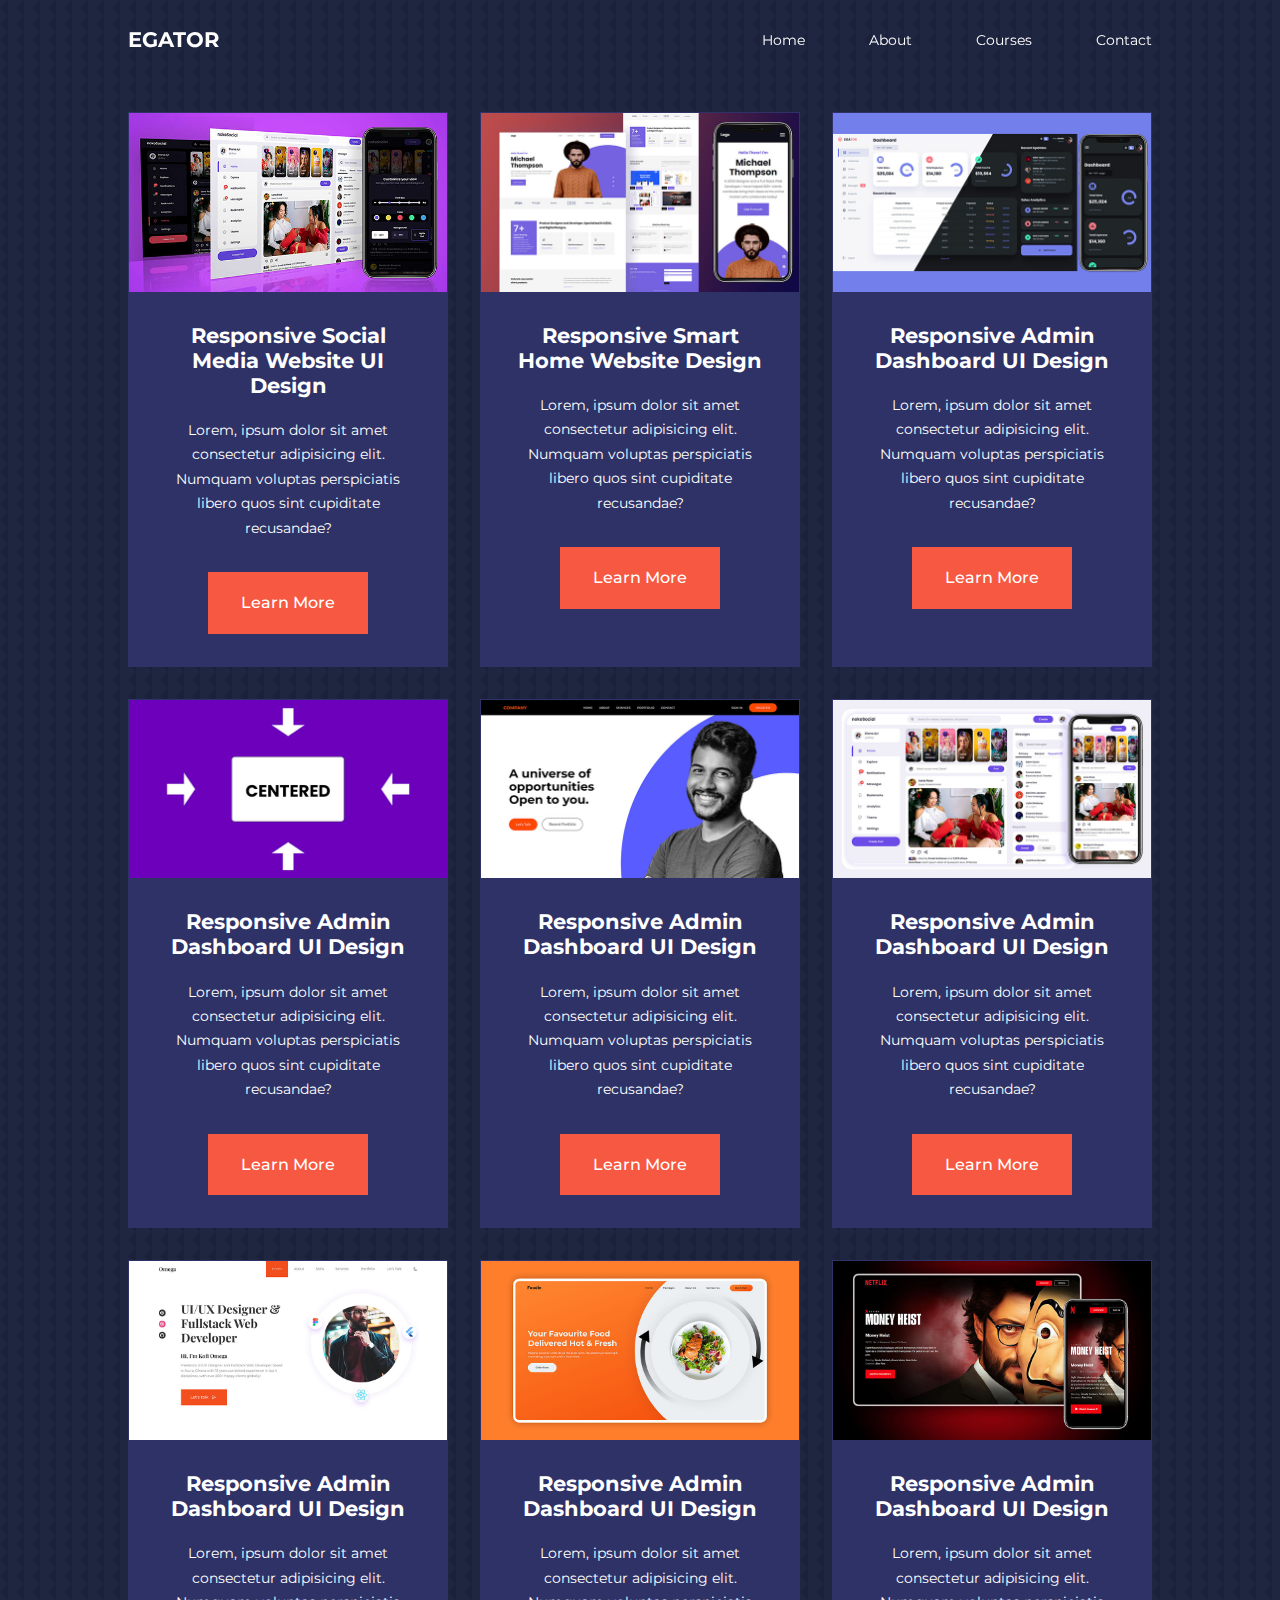
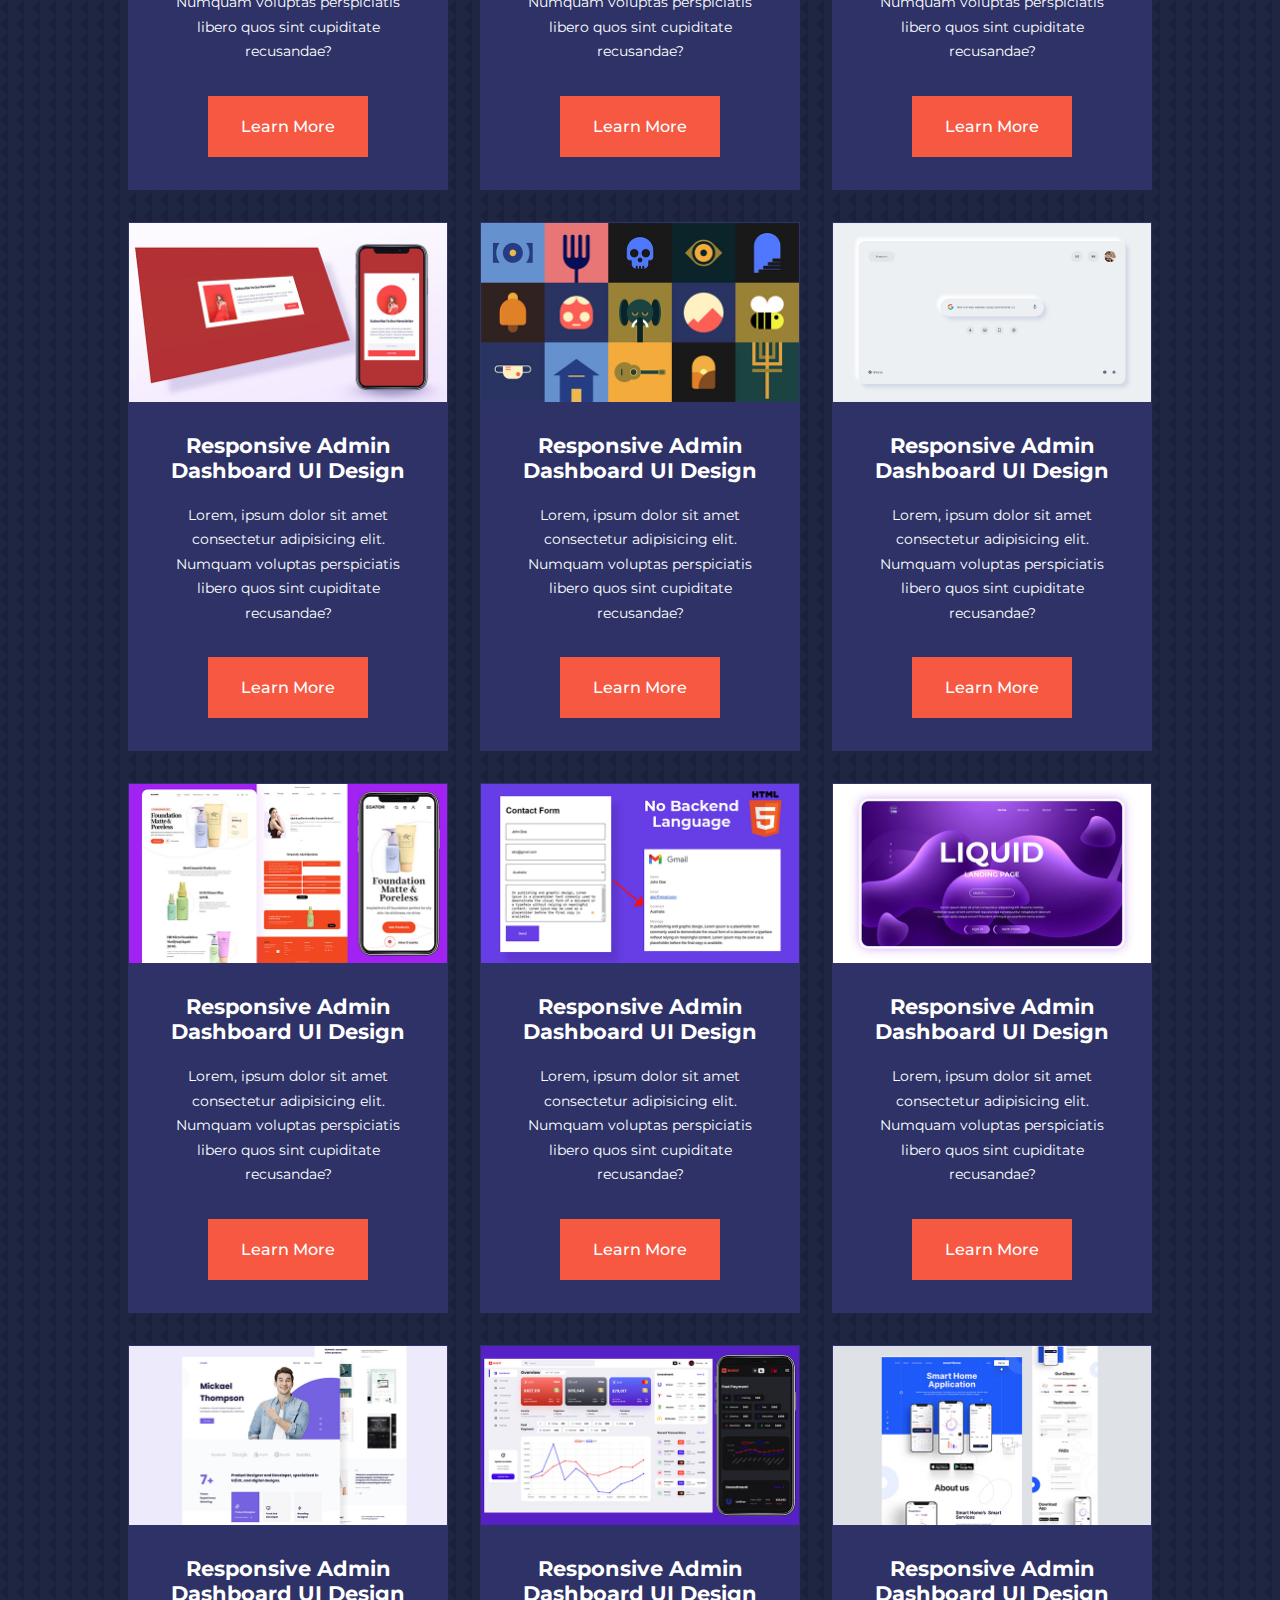
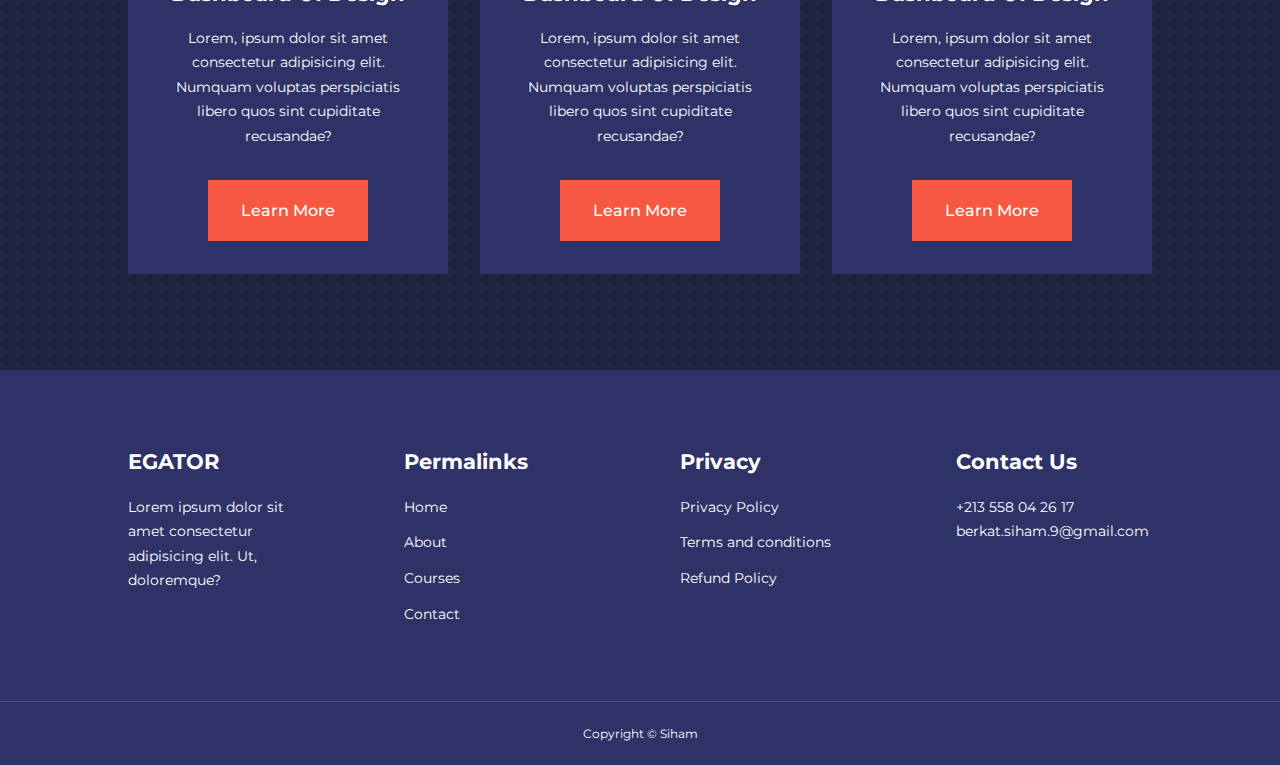
<file: courses.html>
<!DOCTYPE html>
<html lang="en">
<head>
    <meta charset="UTF-8">
    <meta http-equiv="X-UA-Compatible" content="IE=edge">
    <meta name="viewport" content="width=device-width, initial-scale=1.0">
    <title>Education Website</title>

    <!--ICONSCOUT CDN-->
    <link rel="stylesheet" href="https://unicons.iconscout.com/release/v4.0.0/css/line.css">
    
    <!--GOOGLE FONTS (MONTSERRAT)-->
    <link rel="preconnect" href="https://fonts.googleapis.com">
    <link rel="preconnect" href="https://fonts.gstatic.com" crossorigin>
    <link href="https://fonts.googleapis.com/css2?family=Montserrat:wght@300;400;500;600;700;800;900&family=Poppins:wght@400;600;800&display=swap" rel="stylesheet">
    
    <!-- STYLESHEETS -->
    <link rel="stylesheet" href="./css/style.css">
    <style>
        body {
            background-image: url(./images/bg-texture.png);
        }
        .courses {
            margin-top: 1rem;
        }
    </style>
</head>
<body>
    <nav>
        <div class="container nav__container">
            <a href="index.html"><h4>EGATOR</h4></a>
            <ul class="nav__menu">
                <li><a href="index.html">Home</a></li>
                <li><a href="about.html">About</a></li>
                <li><a href="courses.html">Courses</a></li>
                <li><a href="contact.html">Contact</a></li>
            </ul>
            <button id="open-menu-btn"><i class="uil uil-bars"></i></button>
            <button id="close-menu-btn"><i class="uil uil-multiply"></i></button>
        </div>
    </nav>
    <!--=================END OF NAVBAR==================-->





    
    <section class="courses">
        <div class="container courses__container">
            <article class="course">
                <div class="course__image">
                    <img src="./images/course1.jpg">
                </div>
                <div class="course__info">
                    <h4>Responsive Social Media Website UI Design</h4>
                    <p>
                        Lorem, ipsum dolor sit amet consectetur adipisicing elit. Numquam voluptas 
                        perspiciatis libero quos sint cupiditate recusandae?
                    </p>
                    <a href="courses.html" class="btn btn-primary">Learn More</a>
                </div>
            </article>

            <article class="course">
                <div class="course__image">
                    <img src="./images/course2.jpg">
                </div>
                <div class="course__info">
                    <h4>Responsive Smart Home Website Design</h4>
                    <p>
                        Lorem, ipsum dolor sit amet consectetur adipisicing elit. Numquam voluptas 
                        perspiciatis libero quos sint cupiditate recusandae?
                    </p>
                    <a href="courses.html" class="btn btn-primary">Learn More</a>
                </div>
            </article>

            <article class="course">
                <div class="course__image">
                    <img src="./images/course3.jpg">
                </div>
                <div class="course__info">
                    <h4>Responsive Admin Dashboard UI Design</h4>
                    <p>
                        Lorem, ipsum dolor sit amet consectetur adipisicing elit. Numquam voluptas 
                        perspiciatis libero quos sint cupiditate recusandae?
                    </p>
                    <a href="courses.html" class="btn btn-primary">Learn More</a>
                </div>
            </article>

            <article class="course">
                <div class="course__image">
                    <img src="./images/course4.jpg">
                </div>
                <div class="course__info">
                    <h4>Responsive Admin Dashboard UI Design</h4>
                    <p>
                        Lorem, ipsum dolor sit amet consectetur adipisicing elit. Numquam voluptas 
                        perspiciatis libero quos sint cupiditate recusandae?
                    </p>
                    <a href="courses.html" class="btn btn-primary">Learn More</a>
                </div>
            </article>

            <article class="course">
                <div class="course__image">
                    <img src="./images/course5.jpg">
                </div>
                <div class="course__info">
                    <h4>Responsive Admin Dashboard UI Design</h4>
                    <p>
                        Lorem, ipsum dolor sit amet consectetur adipisicing elit. Numquam voluptas 
                        perspiciatis libero quos sint cupiditate recusandae?
                    </p>
                    <a href="courses.html" class="btn btn-primary">Learn More</a>
                </div>
            </article> 

            <article class="course">
                <div class="course__image">
                    <img src="./images/course6.jpg">
                </div>
                <div class="course__info">
                    <h4>Responsive Admin Dashboard UI Design</h4>
                    <p>
                        Lorem, ipsum dolor sit amet consectetur adipisicing elit. Numquam voluptas 
                        perspiciatis libero quos sint cupiditate recusandae?
                    </p>
                    <a href="courses.html" class="btn btn-primary">Learn More</a>
                </div>
            </article>

            <article class="course">
                <div class="course__image">
                    <img src="./images/course7.jpg">
                </div>
                <div class="course__info">
                    <h4>Responsive Admin Dashboard UI Design</h4>
                    <p>
                        Lorem, ipsum dolor sit amet consectetur adipisicing elit. Numquam voluptas 
                        perspiciatis libero quos sint cupiditate recusandae?
                    </p>
                    <a href="courses.html" class="btn btn-primary">Learn More</a>
                </div>
            </article>

            <article class="course">
                <div class="course__image">
                    <img src="./images/course8.jpg">
                </div>
                <div class="course__info">
                    <h4>Responsive Admin Dashboard UI Design</h4>
                    <p>
                        Lorem, ipsum dolor sit amet consectetur adipisicing elit. Numquam voluptas 
                        perspiciatis libero quos sint cupiditate recusandae?
                    </p>
                    <a href="courses.html" class="btn btn-primary">Learn More</a>
                </div>
            </article>

            <article class="course">
                <div class="course__image">
                    <img src="./images/course9.jpg">
                </div>
                <div class="course__info">
                    <h4>Responsive Admin Dashboard UI Design</h4>
                    <p>
                        Lorem, ipsum dolor sit amet consectetur adipisicing elit. Numquam voluptas 
                        perspiciatis libero quos sint cupiditate recusandae?
                    </p>
                    <a href="courses.html" class="btn btn-primary">Learn More</a>
                </div>
            </article>

            <article class="course">
                <div class="course__image">
                    <img src="./images/course10.jpg">
                </div>
                <div class="course__info">
                    <h4>Responsive Admin Dashboard UI Design</h4>
                    <p>
                        Lorem, ipsum dolor sit amet consectetur adipisicing elit. Numquam voluptas 
                        perspiciatis libero quos sint cupiditate recusandae?
                    </p>
                    <a href="courses.html" class="btn btn-primary">Learn More</a>
                </div>
            </article>

            <article class="course">
                <div class="course__image">
                    <img src="./images/course11.jpg">
                </div>
                <div class="course__info">
                    <h4>Responsive Admin Dashboard UI Design</h4>
                    <p>
                        Lorem, ipsum dolor sit amet consectetur adipisicing elit. Numquam voluptas 
                        perspiciatis libero quos sint cupiditate recusandae?
                    </p>
                    <a href="courses.html" class="btn btn-primary">Learn More</a>
                </div>
            </article> 

            <article class="course">
                <div class="course__image">
                    <img src="./images/course12.jpg">
                </div>
                <div class="course__info">
                    <h4>Responsive Admin Dashboard UI Design</h4>
                    <p>
                        Lorem, ipsum dolor sit amet consectetur adipisicing elit. Numquam voluptas 
                        perspiciatis libero quos sint cupiditate recusandae?
                    </p>
                    <a href="courses.html" class="btn btn-primary">Learn More</a>
                </div>
            </article>

            <article class="course">
                <div class="course__image">
                    <img src="./images/course13.jpg">
                </div>
                <div class="course__info">
                    <h4>Responsive Admin Dashboard UI Design</h4>
                    <p>
                        Lorem, ipsum dolor sit amet consectetur adipisicing elit. Numquam voluptas 
                        perspiciatis libero quos sint cupiditate recusandae?
                    </p>
                    <a href="courses.html" class="btn btn-primary">Learn More</a>
                </div>
            </article>

            <article class="course">
                <div class="course__image">
                    <img src="./images/course14.jpg">
                </div>
                <div class="course__info">
                    <h4>Responsive Admin Dashboard UI Design</h4>
                    <p>
                        Lorem, ipsum dolor sit amet consectetur adipisicing elit. Numquam voluptas 
                        perspiciatis libero quos sint cupiditate recusandae?
                    </p>
                    <a href="courses.html" class="btn btn-primary">Learn More</a>
                </div>
            </article>

            <article class="course">
                <div class="course__image">
                    <img src="./images/course15.jpg">
                </div>
                <div class="course__info">
                    <h4>Responsive Admin Dashboard UI Design</h4>
                    <p>
                        Lorem, ipsum dolor sit amet consectetur adipisicing elit. Numquam voluptas 
                        perspiciatis libero quos sint cupiditate recusandae?
                    </p>
                    <a href="courses.html" class="btn btn-primary">Learn More</a>
                </div>
            </article>

            <article class="course">
                <div class="course__image">
                    <img src="./images/course16.jpg">
                </div>
                <div class="course__info">
                    <h4>Responsive Admin Dashboard UI Design</h4>
                    <p>
                        Lorem, ipsum dolor sit amet consectetur adipisicing elit. Numquam voluptas 
                        perspiciatis libero quos sint cupiditate recusandae?
                    </p>
                    <a href="courses.html" class="btn btn-primary">Learn More</a>
                </div>
            </article>

            <article class="course">
                <div class="course__image">
                    <img src="./images/course17.jpg">
                </div>
                <div class="course__info">
                    <h4>Responsive Admin Dashboard UI Design</h4>
                    <p>
                        Lorem, ipsum dolor sit amet consectetur adipisicing elit. Numquam voluptas 
                        perspiciatis libero quos sint cupiditate recusandae?
                    </p>
                    <a href="courses.html" class="btn btn-primary">Learn More</a>
                </div>
            </article>

            <article class="course">
                <div class="course__image">
                    <img src="./images/course18.jpg">
                </div>
                <div class="course__info">
                    <h4>Responsive Admin Dashboard UI Design</h4>
                    <p>
                        Lorem, ipsum dolor sit amet consectetur adipisicing elit. Numquam voluptas 
                        perspiciatis libero quos sint cupiditate recusandae?
                    </p>
                    <a href="courses.html" class="btn btn-primary">Learn More</a>
                </div>
            </article>
        </div>
    </section>
    <!--===============END OF COURSES================-->






    

    <footer class="footer">
        <div class="container footer__container">
            <div class="footer__1">
                <a href="index.html" class="footer__logo"><h4>EGATOR</h4></a>
                <p>
                    Lorem ipsum dolor sit amet consectetur adipisicing elit. Ut, doloremque?
                </p>
            </div>

            <div class="footer__2">
                <h4>Permalinks</h4>
                <ul class="permalinks">
                    <li><a href="index.html">Home</a></li>
                    <li><a href="about.html">About</a></li>
                    <li><a href="courses.html">Courses</a></li>
                    <li><a href="contact.html">Contact</a></li>
                </ul>
            </div>

            <div class="footer__3">
                <h4>Privacy</h4>
                <ul class="Privacy">
                    <li><a href="#">Privacy Policy</a></li>
                    <li><a href="#">Terms and conditions</a></li>
                    <li><a href="#">Refund Policy</a></li>
                </ul>
            </div>

            <div class="footer__4">
                <h4>Contact Us</h4>
                <div>
                    <p>+213 558 04 26 17</p>
                    <p>berkat.siham.9@gmail.com</p>
                </div>

                <ul class="footer__socials">
                    <li>
                        <a href="#"><i class="uil uil-facebook-f"></i></a>
                    </li>
                    <li>
                        <a href="#"><i class="uil uil-instagram-alt"></i></a>
                    </li>
                    <li>
                        <a href="#"><i class="uil uil-twitter"></i></a>
                    </li>
                    <li>
                        <a href="#"><i class="uil uil-linkedin-alt"></i></a>
                    </li>
                </ul>
            </div>  
        </div>
        <div class="footer__copyright">
            <small>Copyright &copy; Siham</small>
        </div>
    </footer>






    <script src="./main.js"></script>


</body>
</html>
</file>
<file: css/style.css>
* {
    margin: 0;
    padding: 0;
    border: 0;
    outline: 0;
    text-decoration: none;
    list-style: none;
    box-sizing: border-box;
}

:root {
    --color-primary: #6c63ff;
    --color-success: #00bf8e;
    --color-warning: #f7c94b;
    --color-danger: #f75842;
    --color-danger-variant: rgba(247, 88, 66, 0.4);
    --color-white: #fff;
    --color-light: rgba(255, 255, 255, 0.7);
    --color-black: #000;
    --color-bg: #1f2641;
    --color-bg1: #2e3267;
    --color-bg2: #424890;

    --container-width-lg: 80%;
    --container-width-md: 90%;
    --container-width-sm: 94%;

    --transition: all 400ms ease;
}

body {
    font-family: 'Montserrat', sans-serif;
    /*font-family: 'Poppins', sans-serif;*/
    line-height: 1.7;
    color: var(--color-white);
    background-color: var(--color-bg);
}

.container {
    width: var(--container-width-lg);
    margin: 0 auto;
}

section {
    padding: 6rem 0;
}

section h2 {
    text-align: center;
    margin-bottom: 4rem;
}

h1, 
h2, 
h3,
h4,
h5 {
    line-height: 1.2;
}

h1 {
    font-size: 2.4rem;
}

h2 {
    font-size: 2rem;
}

h3 {
    font-size: 1.6;
}

h4 {
    font-size: 1.3rem;
}

a {
    color: var(--color-white);
}

img {
    width: 100%;
    display: block;
    object-fit: cover;
}

.btn {
    display: inline-block;
    background: var(--color-white);
    color: var(--color-black);
    padding: 1rem 2rem;
    border: 1px solid transparent;
    font-weight: 500;
    transition: var(--transition);
}

.btn:hover {
    background: transparent;
    color: var(--color-white);
    border-color: var(--color-white);
}

.btn-primary{
    background: var(--color-danger);
    color: var(--color-white);
}

/* =============== NAVBAR ===============*/
nav{
    background: transparent;
    width: 100vw;
    height: 5rem;
    position: fixed;
    top: 0;
    z-index: 11;
}

/* change navbar styles on scroll using javascript */
.window-scroll {
    background: var(--color-primary);
    box-shadow: 0 1rem 2rem rgba(0, 0, 0, 0.2);
}

.nav__container{
    height: 100%;
    display: flex;
    justify-content: space-between;
    align-items: center;
}

nav button {
    display: none;
}

.nav__menu {
    display: flex;
    align-items: center;
    gap: 4rem;
}

.nav__menu a {
    font-size: 0.9rem;
    transition: var(--transition);
}

.nav__menu a:hover {
    color: var(--color-bg2);
}

/* =============== HEADER ===============*/
header {
    position: relative;
    top: 5rem;
    overflow: hidden;
    height: 70vh;
    margin-bottom: 5rem;
}

.header__container {
    display: grid;
    grid-template-columns: 1fr 1fr;
    align-items: center;
    gap: 5rem;
    height: 100%;
}

.header__left p {
    margin: 1rem 0 2.4rem;
}

/* =============== CATEGORIES ===============*/
.categories {
    background: var(--color-bg1);
    height: 32rem;
}

.categories h1 {
    line-height: 1;
    margin-bottom: 3rem;
}

.categories__container {
    display: grid;
    grid-template-columns: 40% 60%;
    /* gap: 4rem; */
}

.categories__left {
    margin-right: 4rem;
}

.categories__left p {
    margin: 1rem 0 3rem;
}

.categories__right {
    display: grid;
    grid-template-columns: repeat(3, 1fr);
    gap: 1.2rem;
}

.category {
    background: var(--color-bg2);
    padding: 2rem;
    border-radius: 2rem;
    transition: var(--transition);
}

.category:hover {
    box-shadow: 0 3rem 3rem rgba(0, 0, 0, 0.3);
    z-index: 1;
}

.category:nth-child(2) .category__icon {
    background: var(--color-danger);
}

.category:nth-child(3) .category__icon {
    background: var(--color-success);
}

.category:nth-child(4) .category__icon {
    background: var(--color-warning);
}

.category:nth-child(5) .category__icon {
    background: var(--color-success);
}

.category__icon {
    background: var(--color-primary);
    padding: 0.7rem;
    border-radius: 0.9rem;
}

.category h5 {
    margin: 2rem 0 1rem;
}

.category p {
    font-size: 0.85rem;
}

/* =============== POPULAR COURSES ===============*/
.courses {
    margin-top: 10rem;
}

.courses__container {
    display: grid;
    grid-template-columns: repeat(3, 1fr);
    gap: 2rem;
}

.course {
    background: var(--color-bg1);
    text-align: center;
    border: 1px solid transparent;
    transition: var(--transition);
}

.course:hover {
    background: transparent;
    border-color: var(--color-primary);
}

.course__info {
    padding: 2rem;
}

.course__info p {
    margin: 1.2rem 0 2rem;
    font-size: 0.9rem;
}

/* =============== FAQs ===============*/
.faqs {
    background: var(--color-bg1);
    box-shadow: inset 0 0 3rem rgb(0, 0, 0, 0.5);
}

.faqs__container {
    display: grid;
    grid-template-columns: 1fr 1fr;
    gap: 1rem;
}

.faq {
    padding: 2rem;
    display: flex;
    align-items: center;
    gap: 1.4rem;
    height: fit-content;
    background: var(--color-primary);
    cursor: pointer;
}

.faq h4 {
    font-size: 1rem;
    line-height: 2.2;
}

.faq__icon {
    align-self: flex-start;
    font-size: 1.2rem;
}

.faq p {
    margin-top: 0.8rem;
    display: none;
}

.faq.open p {
    display: block;
}

/* =============== TESTIMONIALS ===============*/
.testimonials__container {
    overflow-x: hidden;
    position: relative;
    margin-bottom: 5rem;
}

.testimonial {
    padding-top: 2rem;
}

.avatar {
    width: 6rem;
    height: 6rem;
    border-radius: 50%;
    overflow: hidden;
    margin: 0 auto 1rem;
    border: 1rem solid var(--color-bg1);
}

.testimonial__info {
    text-align: center;
}

.testimonial__body {
    background: var(--color-primary);
    padding: 2rem;
    margin-top: 3rem;
    position: relative;
}

.testimonial__body::before {
    content: "";
    display: block;
    background: linear-gradient(
     135deg,
    transparent,
    var(--color-primary),
    var(--color-primary),
    var(--color-primary)
    );
    width: 3rem;
    height: 3rem;
    position: absolute;
    left: 50%;
    top: -1.5rem;
    transform: rotate(45deg);
}

/* =============== FOOTER ================== */
footer {
    background: var(--color-bg1);
    padding-top: 5rem;
    font-size: 0.9rem;
}

.footer__container {
    display: grid;
    grid-template-columns: repeat(4, 1fr);
    gap: 5rem;
}

.footer__container > div h4 {
    margin-bottom: 1.2rem;
}

.footer__1 p {
    margin: 0 0 2rem;;
}

.footer ul li {
    margin-bottom: 0.7rem;
} 

.footer ul li a:hover {
    text-decoration: underline;
}

.footer__socials {
    display: flex;
    gap: 1rem;
    font-size: 1.2rem;
    margin-top: 2rem;
}

.footer__copyright {
    text-align: center;
    margin-top: 4rem;
    padding: 1.2rem 0;
    border-top: 1px solid var(--color-bg2);
}

/* =============== MEDIA QUERIES (TABLES) ===============*/

@media screen and (max-width: 1024px) {
    .container {
        width: var(--container-width-md);
    }

    h1 {
        font-size: 2.2rem;
    }

    h2 {
        font-size: 1.7rem;
    }

    h3 {
        font-size: 1.4rem;
    }

    h4 {
        font-size: 1.2rem;
    }

    /* ======================= NAVBAR =====================*/
    nav button {
        display: inline-block;
        background: transparent;
        font-size: 1.8rem;
        color: var(--color-white);
        cursor: pointer;
    }

    nav button#close-menu-btn {
        display: none;
    }

    .nav__menu {
        position: fixed;
        top: 5rem;
        right: 5%;
        height: fit-content;
        width: 18rem;
        flex-direction: column;
        gap: 0;
        display: none;
    }

    .nav__menu li {
        width: 100%;
        height: 5.8rem;
        animation: animateNavItems 400ms linear forwards;
        transform-origin: top right; 
        opacity: 0;   
    }

    .nav__menu li:nth-child(2) {
        animation-delay: 200ms;
    }

    .nav__menu li:nth-child(3) {
        animation-delay: 400ms;
    }

    .nav__menu li:nth-child(4) {
        animation-delay: 600ms;
    }

    @keyframes animateNavItems {
        0% {
            transform: rotateZ(-90deg) rotateX(90deg) scale(0.1);
        }

        100% {
            transform: rotateZ(0) rotateX(0) scale(1);
            opacity: 1;
        }
    }

    .nav__menu li a {
        background: var(--color-primary);
        box-shadow: -4rem 6rem 10rem rgba(0, 0, 0, 0.6);
        width: 100%;
        height: 100%;
        display: grid;
        place-items: center;
    }

    .nav__menu li a:hover {
        background: var(--color-bg2);
        color: var(--color-white);
    }

    /* ======================= HEADER =====================*/
    header {
        height: 52vh;
        margin-bottom: 4rem;
    }

    .header__container {
        gap: 0;
        padding-bottom: 3rem;
    }

    /* ======================= CATEGORIES =====================*/
    .categories {
        height: auto;
    }

    .categories__container {
        grid-template-columns: 1fr;
        gap: 3rem;
    }

    .categories__left {
        margin-right: 0;
    }

    /* ======================= POPULAR COURSES =====================*/
    .courses {
        margin-top: 0;
    }

    .courses__container {
        grid-template-columns: 1fr 1fr;
    }

    /* ======================= FAQs =====================*/
    .faqs__container {
        grid-template-columns: 1fr;
    }
    
    .faq {
        padding: 1.5rem;
    }

    /* ======================= FOOTER =====================*/
    .footer__container {
        grid-template-columns: 1fr 1fr;
    }
}

/* ======================= MEDIA QUERIES (PHONES) =====================*/
@media screen and (max-width: 600px){
    .container {
        width: var(--container-width-sm);
    }

    /* ======================= NAVBAR =====================*/
    .nav__menu {
        right: 3%;
    }

    /* ======================= HEADER =====================*/
    header {
        height: 100vh;
    }

    .header__container {
        grid-template-columns: 1fr;
        text-align: center;
        margin-top: 0;
    }

    .header__left p {
        margin-bottom: 1.3rem;
    }

    /* ======================= CATEGORIES =====================*/
    .categories__right {
        grid-template-columns: 1fr 1fr;
        gap: 0.7rem;
    }

    .category {
        padding: 1rem;
        border-radius: 1rem;
    }

    .category__icon {
        margin-top: 4px;
        display: inline-block;
    }
    
    /* ======================= POPULAR COURSES =====================*/
    .courses__container {
        grid-template-columns: 1fr;
    }

    /* ======================= TESTIMONIALS =====================*/
    .testimonial__body {
        padding: 1.2rem;
    }

    /* ======================= FOOTER =====================*/
    .footer__container {
        grid-template-columns: 1fr;
        text-align: center;
        gap: 2rem;
    }

    .footer__1 p {
        margin: 1rem auto;
    }

    .footer__socials {
        justify-content: center;
    }
}
</file>
<file: css/about.css>
/* =============== ACHIEVEMENTS ===============*/
.about__achievements {
    margin-top: 3rem;
}

.about__achievements-container {
    display: grid;
    grid-template-columns: 40% 60%;
    gap: 5rem;
}

.about__achievements-right > p {
    margin: 1.6rem 0 2.5rem;
}

.achievements__cards {
    display: grid;
    grid-template-columns: repeat(3, 1fr);
    gap: 1.5rem;
}

.achievement__card {
    background: var(--color-bg1);
    padding: 1.6rem;
    border-radius: 1rem;
    text-align: center;
    transition: var(--transition);
}

.achievement__card:hover {
    background: var(--color-bg2);
    box-shadow: 0 3rem 3rem rgba(0, 0, 0, 0.3);
}

.achievement__icon {
    background: var(--color-danger);
    padding: 0.6rem;
    border-radius: 1rem;
    display: inline-block;
    margin-bottom: 2rem;
    font-size: 2rem;
}

.achievement__card:nth-child(2) .achievement__icon {
    background: var(--color-success);
}

.achievement__card:nth-child(3) .achievement__icon {
    background: var(--color-primary);
}

.achievement__card p {
    margin-top: 1rem;
}

/*=================TEAM==================*/
.team {
    background: var(--color-bg1);
    box-shadow: inset 0 0 3rem rgba(0, 0, 0, 0.5);
}

.team__container {
    display: grid;
    grid-template-columns: repeat(4, 1fr);
    gap: 2rem;
}

.team__member {
    background: var(--color-bg2);
    padding: 2rem;
    border: 1px solid transparent;
    transition: var(--transition);
    position: relative;
    overflow: hidden;
}

.team__member:hover {
    background: transparent;
    border-color: var(--color-primary);
}

.team__member-image img {
    filter: saturate(0);
}

.team__member:hover img {
    filter: saturate(1);
}

.team__member-info * {
    text-align: center;
    margin-top: 1.4rem;
}

.team__member-info p {
    color: var(--color-light);
}

.team__member-socials {
    position: absolute;
    top: 50%;
    transform: translateY(-50%);
    right: -100%;
    display: flex;
    flex-direction: column;
    background: var(--color-primary);
    border-radius: 1rem 0 0 1rem;
    box-shadow: -2rem 0 2rem rgba(0, 0, 0, 0.3);
    transition: var(--transition);
}

.team__member:hover .team__member-socials {
    right: 0;
}

.team__member-socials a {
    padding: 1rem;
}

/*================= MEDIA QUERIES (TABLES)==================*/
@media screen and (max-width: 1024px) {
    .about__achievements {
        margin-top: 2rem;
    }

    .about__achievements-container {
        grid-template-columns: 1fr;
        gap: 4rem;
    }

    .about__achievements-left {
        width: 80%;
        margin: 0 auto;
    }

    .team__container {
        grid-template-columns: repeat(3, 1fr);
        gap: 1.5rem;
    }

    .team__member {
        padding: 1rem;
    }
}


/*================= MEDIA QUERIES (TABLES)==================*/
@media screen and (max-width: 600px) {
    .achievements__cards {
        grid-template-columns: 1fr 1fr;
        gap: 0.7rem;
    }

    .team__container {
        grid-template-columns: 1fr 1fr;
        gap: 0.7rem;
    }

    .team__member {
        padding: 0;
    }

    .team__member p {
        margin-bottom: 1.5rem;
    }
}
</file>
<file: css/contact.css>
.contact__container {
    background: var(--color-bg1);
    padding: 4rem;
    display: grid;
    grid-template-columns: 40% 60%;
    gap: 4rem;
    height: 30rem;
    margin: 7rem auto;
    border-radius: 1rem;
}

/* ================= ASIDE ================= */
.contact__aside {
    background: var(--color-primary);
    padding: 3rem;
    border-radius: 1rem;
    position: relative;
    bottom: 10rem;
}

.aside__image {
    width: 12rem;
    margin-bottom: 2rem;
}

.contact__aside h2 {
    text-align: left;
    margin-bottom: 1rem;
}

.contact__aside p {
    font-size: 0.9rem;
    margin-bottom: 2rem;
}

.contact__details li {
    display: flex;
    gap: 1rem;
    align-items: center;
    margin-bottom: 1rem;
}

.contact__socials {
    display: flex;
    gap: 0.8rem;
    margin-top: 3rem;
}

.contact__socials a {
    background: var(--color-bg2);
    padding: 0.5rem;
    border-radius: 50%;
    font-size: 0.9rem;
    transition: var(--transition);
}

.contact__socials a:hover {
    background: transparent;
}

/* ================= FORM ================= */
.contact__form {
    display: flex;
    flex-direction: column;
    gap: 1.2rem;
    margin-right: 4rem;
}

.form__name {
    display: flex;
    gap: 1.2rem;
}

.contact__form input[type="text"] {
    width: 50%;
}

input, textarea {
    width: 100%;
    padding: 1rem;
    background: var(--color-bg);
    color: var(--color-white);
}

.contact__form .btn {
    width: max-content;
    margin-top: 1rem;
    cursor: pointer;
}

/* ================= MEDIA QUERIES (TABLETS) ================= */
@media screen and (max-width: 1024px) {
    .contact {
        /* padding-bottom: 0; */
    }

    .contact__container {
        gap: 1.5rem;
        margin-top: 3rem;
        height: auto;
        padding: 1.5rem;
    }

    .contact__aside {
        width: auto;
        padding: 1.5rem;
        bottom: 0;
    }

    .contact__form {
        align-self: center;
        margin-right: 1.5rem;
    }
}

/* ================= MEDIA QUERIES (PHONES) ================= */
@media screen and (max-width: 600px) {
    .contact__container {
        grid-template-columns: 1fr;
        gap: 3rem;
        margin-top: 0;
        padding: 0;
    }

    .contact__form {
        margin: 0 1.5rem;
    }

    .form__name {
        flex-direction: column;
    }

    .form__name input[type="text"] {
        width: 100%;
    }
}
</file>
